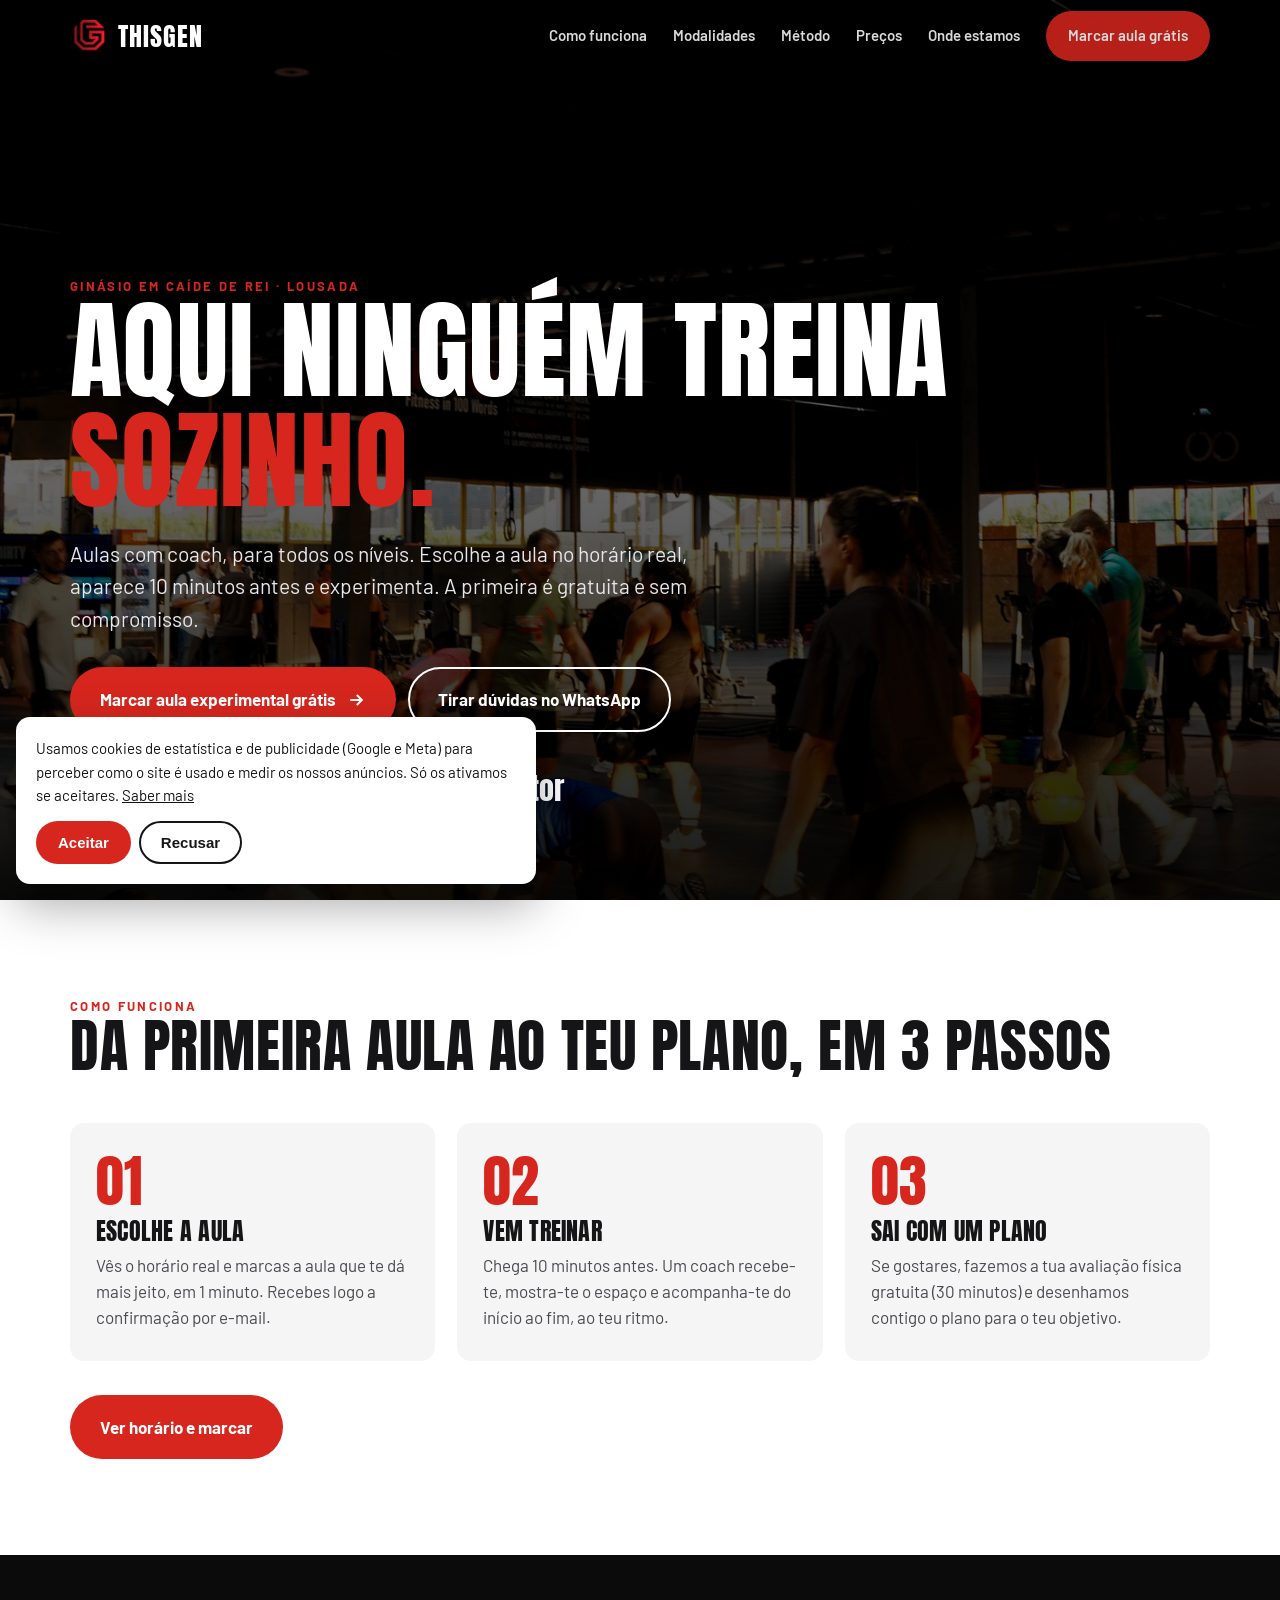
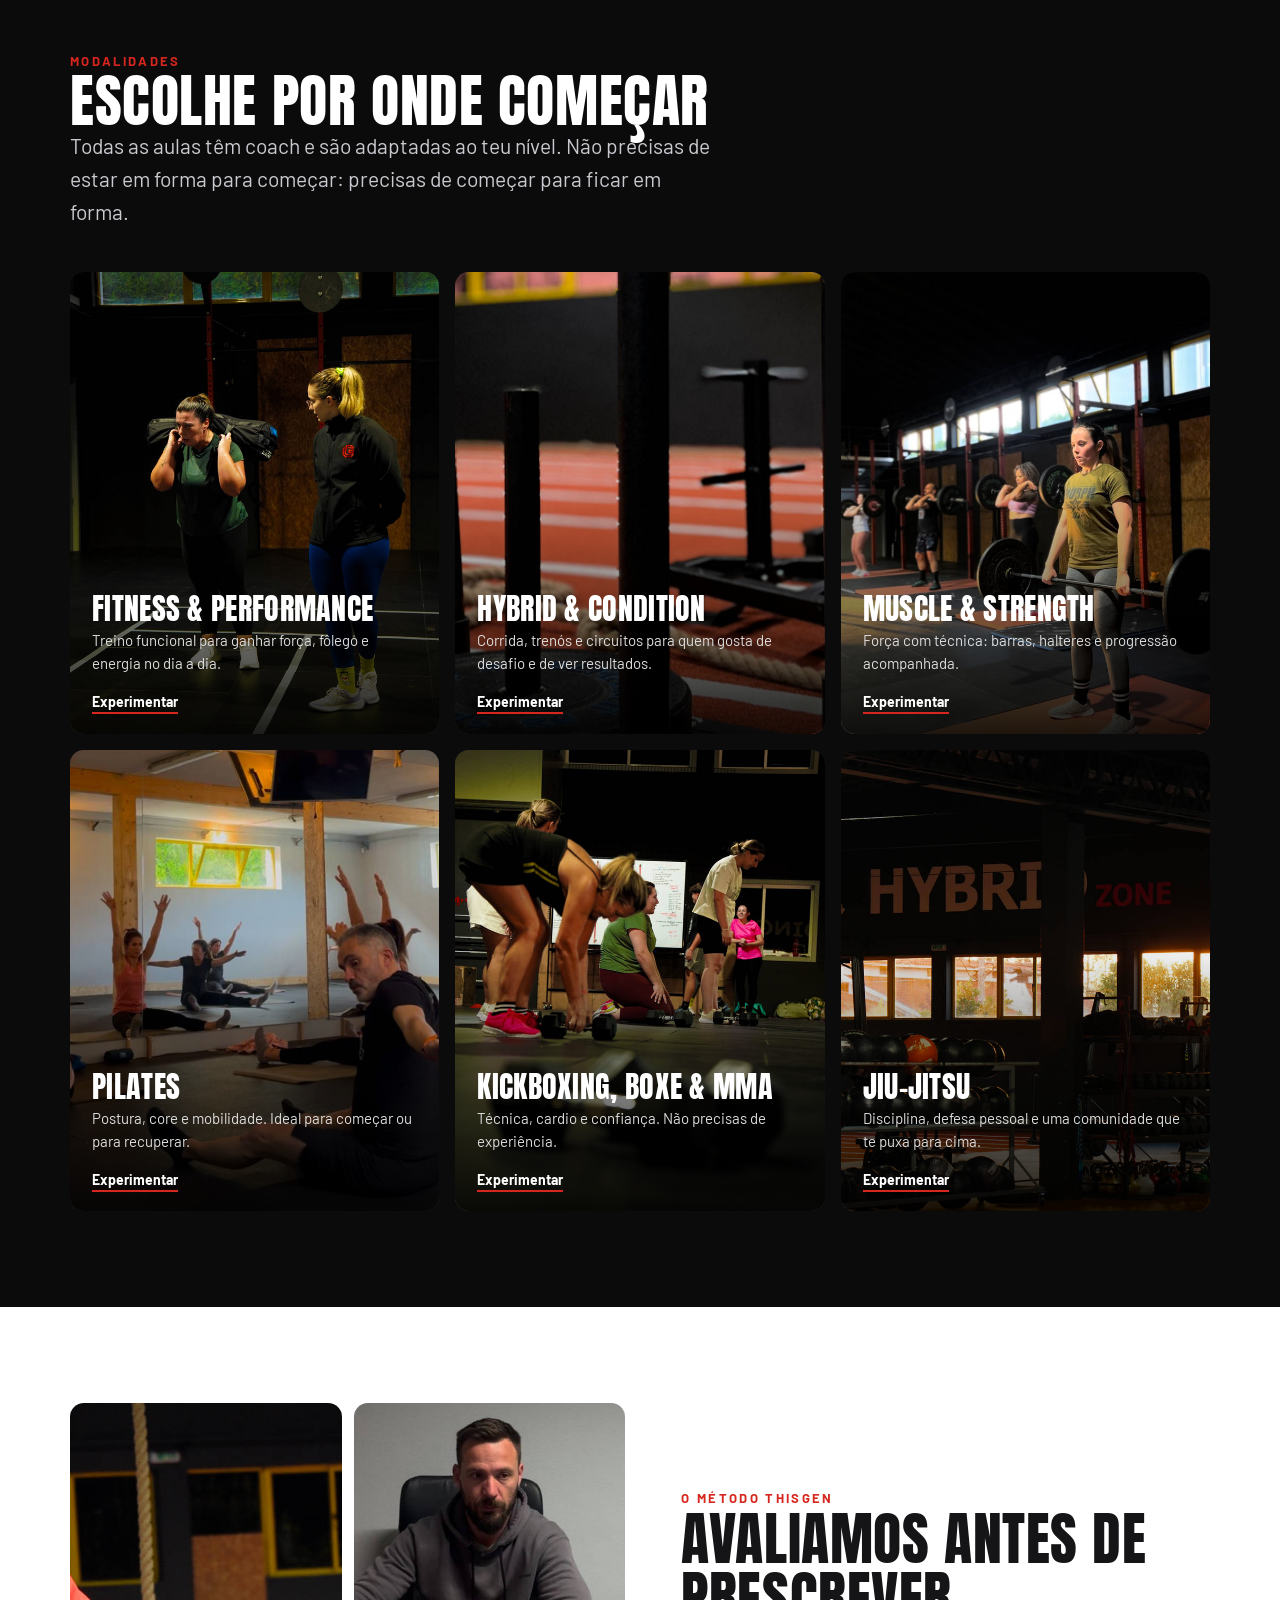
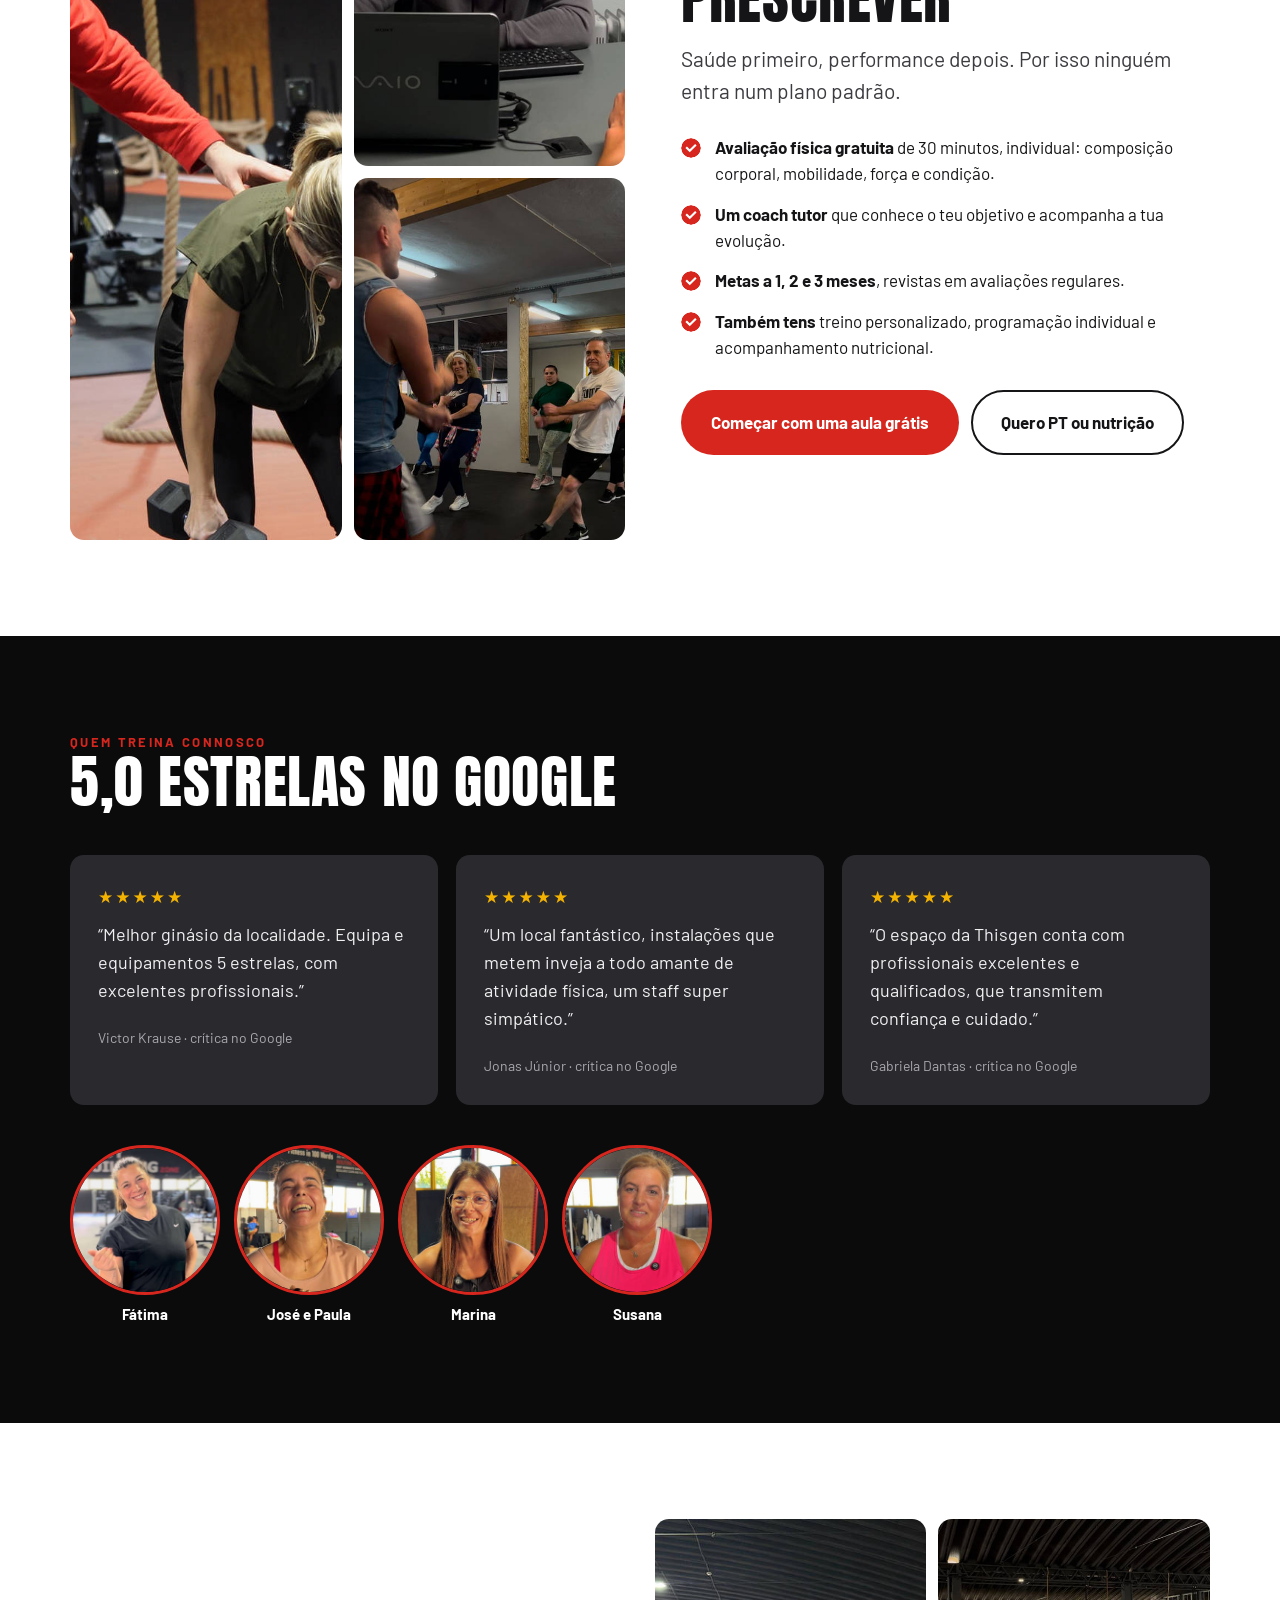
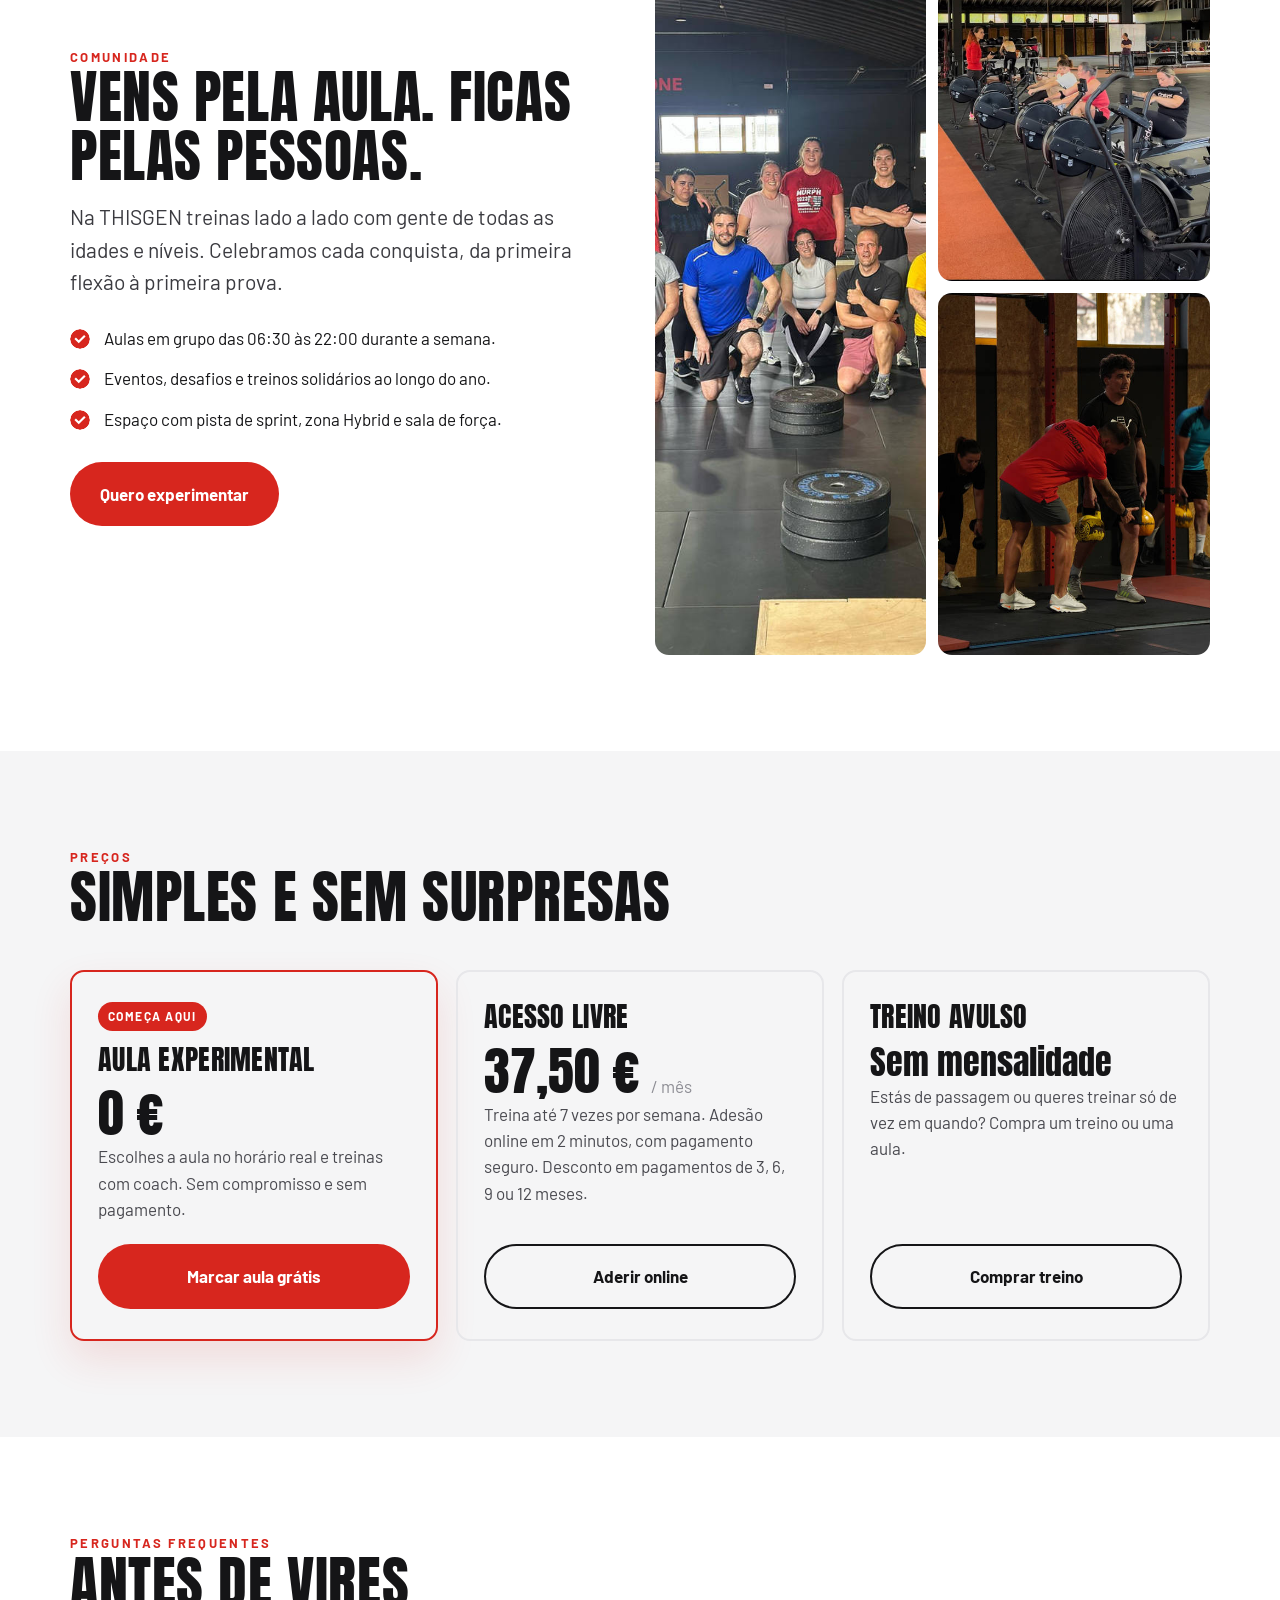
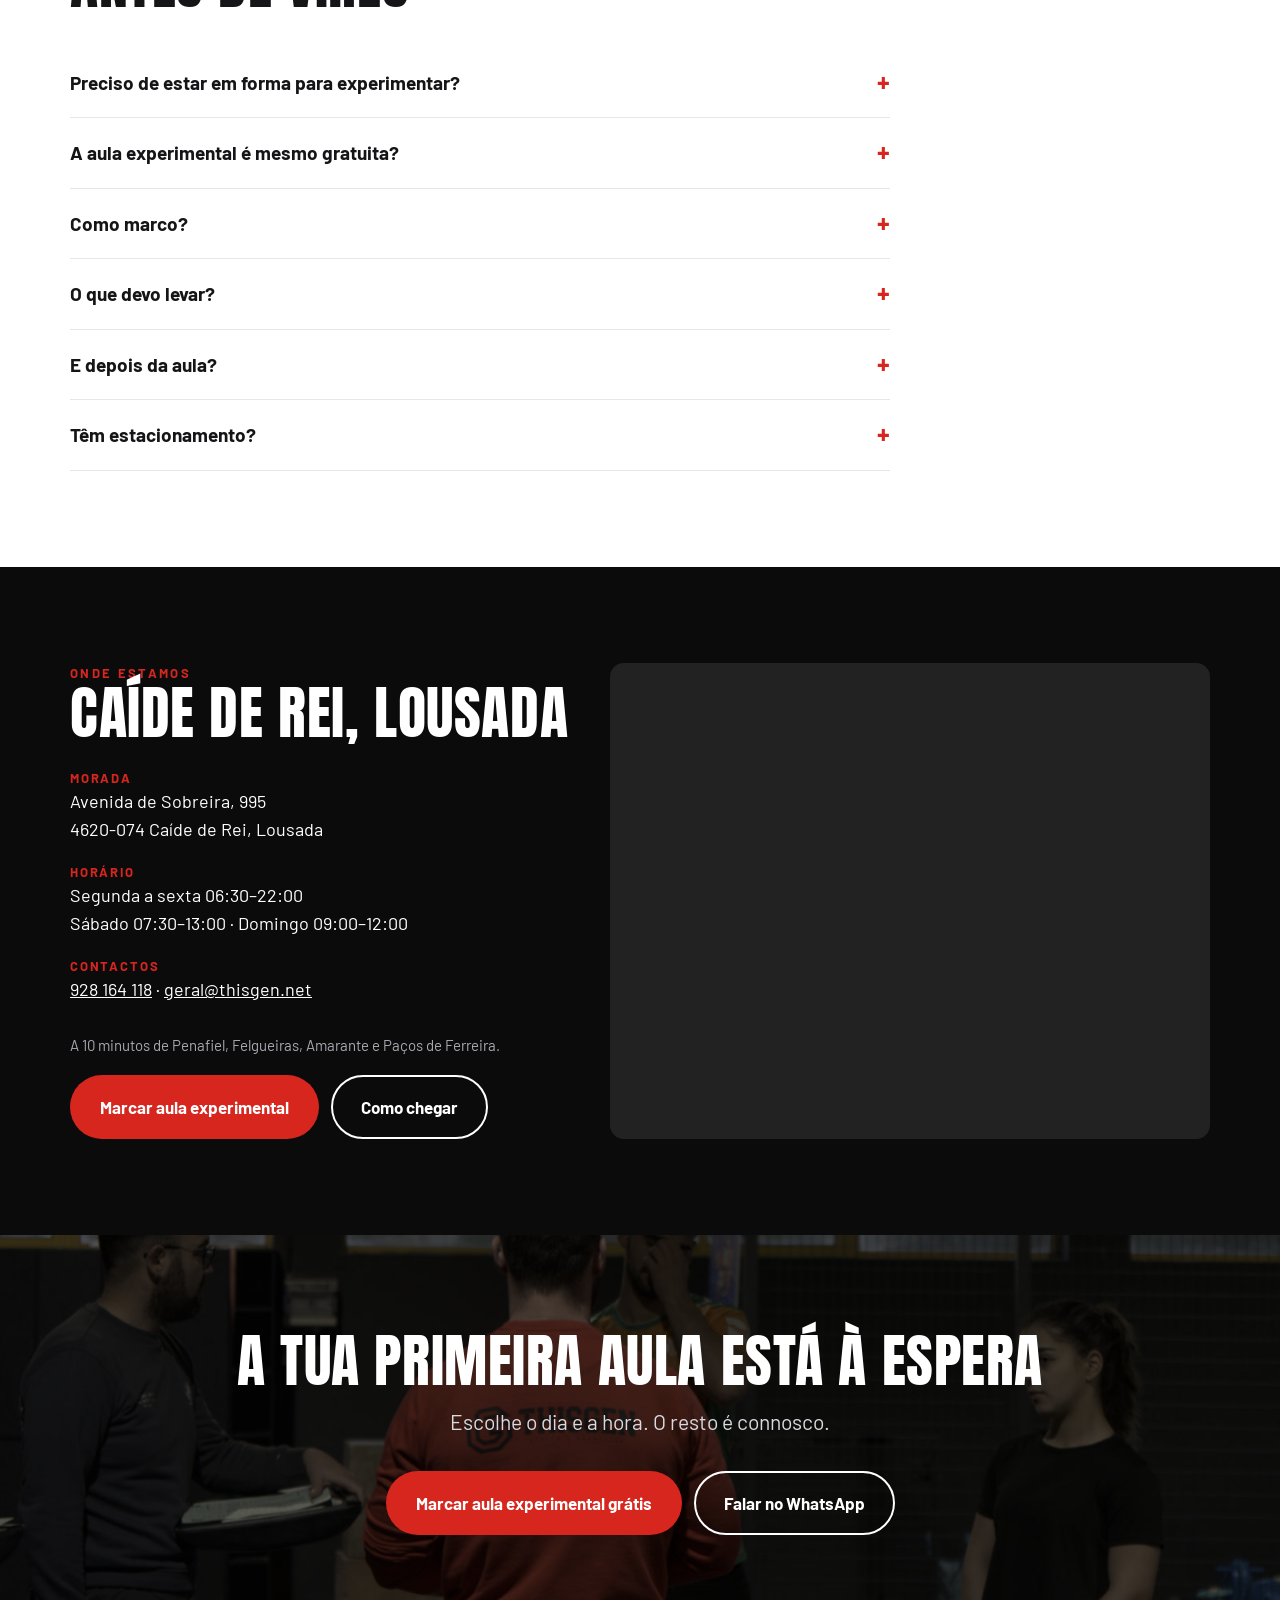
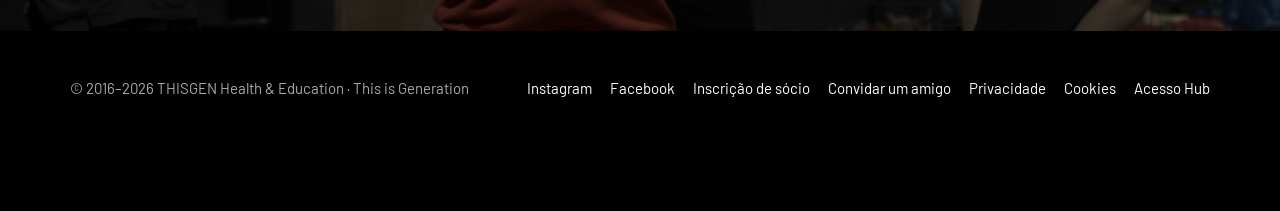
<file: index.html>
<!doctype html>
<html lang="pt-PT">
<head>
<meta charset="utf-8">
<meta name="viewport" content="width=device-width,initial-scale=1,viewport-fit=cover">
<title>THISGEN | Ginásio e Centro de Treino em Lousada · Aula experimental gratuita</title>
<meta name="description" content="Centro de treino em Caíde de Rei, Lousada. Treino funcional, força, Hybrid, Pilates e artes marciais, sempre com coach. Marca a tua aula experimental gratuita.">
<link rel="canonical" href="https://www.thisgen.net/">
<meta name="theme-color" content="#0b0b0c">
<meta property="og:type" content="website">
<meta property="og:locale" content="pt_PT">
<meta property="og:title" content="THISGEN · Ginásio em Lousada · Aula experimental gratuita">
<meta property="og:description" content="Treino com coach, para todos os níveis. Escolhe a aula no horário real e vem experimentar.">
<meta property="og:url" content="https://www.thisgen.net/">
<meta property="og:image" content="https://www.thisgen.net/img/og-thisgen.jpg">
<link rel="icon" href="img/logo-64.png">
<link rel="preconnect" href="https://fonts.googleapis.com">
<link rel="preconnect" href="https://fonts.gstatic.com" crossorigin>
<link href="https://fonts.googleapis.com/css2?family=Anton&family=Barlow:wght@400;600;700&display=swap" rel="stylesheet">
<link rel="stylesheet" href="styles.css?v=2">
<script type="application/ld+json">
{"@context":"https://schema.org","@type":"ExerciseGym","name":"THISGEN Health & Education","url":"https://www.thisgen.net/",
"image":"https://www.thisgen.net/img/aula-de-grupo-thisgen-1600.jpg","telephone":"+351928164118","email":"geral@thisgen.net",
"address":{"@type":"PostalAddress","streetAddress":"Avenida de Sobreira, 995","addressLocality":"Caíde de Rei, Lousada","postalCode":"4620-074","addressCountry":"PT"},
"geo":{"@type":"GeoCoordinates","latitude":41.2682435,"longitude":-8.21108},
"openingHoursSpecification":[
{"@type":"OpeningHoursSpecification","dayOfWeek":["Monday","Tuesday","Wednesday","Thursday","Friday"],"opens":"06:30","closes":"22:00"},
{"@type":"OpeningHoursSpecification","dayOfWeek":"Saturday","opens":"07:30","closes":"13:00"},
{"@type":"OpeningHoursSpecification","dayOfWeek":"Sunday","opens":"09:00","closes":"12:00"}],
"areaServed":["Lousada","Penafiel","Felgueiras","Amarante","Paços de Ferreira"],
"sameAs":["https://www.instagram.com/cfg.thisgen/","https://www.facebook.com/CFGeneration/","https://www.tiktok.com/@cfg_this_is_generation"]}
</script>
</head>
<body>

<header class="top" id="top">
  <div class="wrap">
    <a class="brand" href="#" aria-label="THISGEN, início">
      <img src="img/logo-80.png" alt="" width="38" height="38">
      <span>THISGEN</span>
    </a>
    <nav class="nav" aria-label="Principal">
      <a href="#como">Como funciona</a>
      <a href="#modalidades">Modalidades</a>
      <a href="#metodo">Método</a>
      <a href="#precos">Preços</a>
      <a href="#visita">Onde estamos</a>
      <a class="btn btn-red btn-sm" data-cta="header" href="https://www.regibox.pt/php8/admin/modulos/crm/site_integrations/aula_experimental.php?id_box=128&amp;id_int=10&amp;acs=f15c6924e0f9ec6c1772e7500d2b284e15f0a3cb457a1bb85a5b31007cb4c8ba&amp;lang=pt&amp;site=n" target="_blank" rel="noopener">Marcar aula grátis</a>
    </nav>
  </div>
</header>

<main>
<section class="hero">
  <img src="img/aula-de-grupo-thisgen-1600.jpg"
       srcset="img/aula-de-grupo-thisgen-800.jpg 800w,
               img/aula-de-grupo-thisgen-1600.jpg 1600w,
               img/aula-de-grupo-thisgen-2400.jpg 2400w"
       sizes="100vw" alt="Aula de grupo na THISGEN, em Lousada, com coach a acompanhar" fetchpriority="high">
  <div class="wrap">
    <p class="eyebrow">Ginásio em Caíde de Rei · Lousada</p>
    <h1>Aqui ninguém treina <em>sozinho.</em></h1>
    <p class="lead">Aulas com coach, para todos os níveis. Escolhe a aula no horário real, aparece 10 minutos antes e experimenta. A primeira é gratuita e sem compromisso.</p>
    <div class="cta-row">
      <a class="btn btn-red" data-cta="hero" href="https://www.regibox.pt/php8/admin/modulos/crm/site_integrations/aula_experimental.php?id_box=128&amp;id_int=10&amp;acs=f15c6924e0f9ec6c1772e7500d2b284e15f0a3cb457a1bb85a5b31007cb4c8ba&amp;lang=pt&amp;site=n" target="_blank" rel="noopener">Marcar aula experimental grátis
        <svg viewBox="0 0 24 24" fill="none" stroke="currentColor" stroke-width="2.4"><path d="M5 12h14M13 6l6 6-6 6"/></svg></a>
      <a class="btn btn-ghost" data-cta="hero-whatsapp" href="https://wa.me/351928164118?text=Ol%C3%A1!%20Vi%20o%20site%20da%20THISGEN%20e%20tenho%20uma%20d%C3%BAvida%20sobre%20a%20aula%20experimental" target="_blank" rel="noopener">Tirar dúvidas no WhatsApp</a>
    </div>
    <div class="proof">
      <div><b><span class="stars">★★★★★</span></b>5,0 no Google</div>
      <div><b>Desde 2016</b>a treinar Lousada</div>
      <div><b>1 coach tutor</b>para cada atleta</div>
    </div>
  </div>
</section>

<section id="como">
  <div class="wrap">
    <p class="eyebrow">Como funciona</p>
    <h2>Da primeira aula ao teu plano, em 3 passos</h2>
    <div class="steps">
      <div class="step reveal"><div class="n">01</div><h3>Escolhe a aula</h3><p>Vês o horário real e marcas a aula que te dá mais jeito, em 1 minuto. Recebes logo a confirmação por e-mail.</p></div>
      <div class="step reveal"><div class="n">02</div><h3>Vem treinar</h3><p>Chega 10 minutos antes. Um coach recebe-te, mostra-te o espaço e acompanha-te do início ao fim, ao teu ritmo.</p></div>
      <div class="step reveal"><div class="n">03</div><h3>Sai com um plano</h3><p>Se gostares, fazemos a tua avaliação física gratuita (30 minutos) e desenhamos contigo o plano para o teu objetivo.</p></div>
    </div>
    <p style="margin-top:34px"><a class="btn btn-red" data-cta="como" href="https://www.regibox.pt/php8/admin/modulos/crm/site_integrations/aula_experimental.php?id_box=128&amp;id_int=10&amp;acs=f15c6924e0f9ec6c1772e7500d2b284e15f0a3cb457a1bb85a5b31007cb4c8ba&amp;lang=pt&amp;site=n" target="_blank" rel="noopener">Ver horário e marcar</a></p>
  </div>
</section>

<section id="modalidades" class="dark">
  <div class="wrap">
    <p class="eyebrow">Modalidades</p>
    <h2>Escolhe por onde começar</h2>
    <p class="lead">Todas as aulas têm coach e são adaptadas ao teu nível. Não precisas de estar em forma para começar: precisas de começar para ficar em forma.</p>
    <div class="mods">
      <a class="mod reveal" data-cta="mod-fp" href="https://www.regibox.pt/php8/admin/modulos/crm/site_integrations/aula_experimental.php?id_box=128&amp;id_int=10&amp;acs=f15c6924e0f9ec6c1772e7500d2b284e15f0a3cb457a1bb85a5b31007cb4c8ba&amp;lang=pt&amp;site=n" target="_blank" rel="noopener">
        <img loading="lazy" src="img/fitness-performance-700.jpg" alt="Atletas a treinar com sacos de areia na aula Fitness & Performance">
        <div><h3>Fitness &amp; Performance</h3><p>Treino funcional para ganhar força, fôlego e energia no dia a dia.</p><span>Experimentar</span></div></a>
      <a class="mod reveal" data-cta="mod-hybrid" href="https://www.regibox.pt/php8/admin/modulos/crm/site_integrations/aula_experimental.php?id_box=128&amp;id_int=10&amp;acs=f15c6924e0f9ec6c1772e7500d2b284e15f0a3cb457a1bb85a5b31007cb4c8ba&amp;lang=pt&amp;site=n" target="_blank" rel="noopener">
        <img loading="lazy" src="img/hybrid-700.jpg" alt="Pista de sprint e trenós da zona Hybrid">
        <div><h3>Hybrid &amp; Condition</h3><p>Corrida, trenós e circuitos para quem gosta de desafio e de ver resultados.</p><span>Experimentar</span></div></a>
      <a class="mod reveal" data-cta="mod-forca" href="https://www.regibox.pt/php8/admin/modulos/crm/site_integrations/aula_experimental.php?id_box=128&amp;id_int=10&amp;acs=f15c6924e0f9ec6c1772e7500d2b284e15f0a3cb457a1bb85a5b31007cb4c8ba&amp;lang=pt&amp;site=n" target="_blank" rel="noopener">
        <img loading="lazy" src="img/forca-700.jpg" alt="Atleta a fazer peso morto com barra">
        <div><h3>Muscle &amp; Strength</h3><p>Força com técnica: barras, halteres e progressão acompanhada.</p><span>Experimentar</span></div></a>
      <a class="mod reveal" data-cta="mod-pilates" href="https://www.regibox.pt/php8/admin/modulos/crm/site_integrations/aula_experimental.php?id_box=128&amp;id_int=10&amp;acs=f15c6924e0f9ec6c1772e7500d2b284e15f0a3cb457a1bb85a5b31007cb4c8ba&amp;lang=pt&amp;site=n" target="_blank" rel="noopener">
        <img loading="lazy" src="img/pilates-700.jpg" alt="Aula de Pilates e mobilidade na THISGEN">
        <div><h3>Pilates</h3><p>Postura, core e mobilidade. Ideal para começar ou para recuperar.</p><span>Experimentar</span></div></a>
      <a class="mod reveal" data-cta="mod-combate" href="https://www.regibox.pt/php8/admin/modulos/crm/site_integrations/aula_experimental.php?id_box=128&amp;id_int=10&amp;acs=f15c6924e0f9ec6c1772e7500d2b284e15f0a3cb457a1bb85a5b31007cb4c8ba&amp;lang=pt&amp;site=n" target="_blank" rel="noopener">
        <img loading="lazy" src="img/combate-700.jpg" alt="Atletas a treinar em grupo">
        <div><h3>Kickboxing, Boxe &amp; MMA</h3><p>Técnica, cardio e confiança. Não precisas de experiência.</p><span>Experimentar</span></div></a>
      <a class="mod reveal" data-cta="mod-jj" href="https://www.regibox.pt/php8/admin/modulos/crm/site_integrations/aula_experimental.php?id_box=128&amp;id_int=10&amp;acs=f15c6924e0f9ec6c1772e7500d2b284e15f0a3cb457a1bb85a5b31007cb4c8ba&amp;lang=pt&amp;site=n" target="_blank" rel="noopener">
        <img loading="lazy" src="img/jiu-jitsu-700.jpg" alt="Sala de treino da THISGEN">
        <div><h3>Jiu-Jitsu</h3><p>Disciplina, defesa pessoal e uma comunidade que te puxa para cima.</p><span>Experimentar</span></div></a>
    </div>
  </div>
</section>

<section id="metodo">
  <div class="wrap split">
    <div class="pics">
      <img loading="lazy" src="img/coach-a-corrigir-700.jpg" alt="Coach da THISGEN a corrigir a técnica de uma atleta">
      <img loading="lazy" src="img/avaliacao-500.jpg" alt="Avaliação física individual com um coach">
      <img loading="lazy" src="img/acompanhamento-500.jpg" alt="Coach a acompanhar uma atleta no treino">
    </div>
    <div>
      <p class="eyebrow">O método THISGEN</p>
      <h2>Avaliamos antes de prescrever</h2>
      <p class="lead" style="margin-top:16px">Saúde primeiro, performance depois. Por isso ninguém entra num plano padrão.</p>
      <ul class="ticks">
        <li><b>Avaliação física gratuita</b> de 30 minutos, individual: composição corporal, mobilidade, força e condição.</li>
        <li><b>Um coach tutor</b> que conhece o teu objetivo e acompanha a tua evolução.</li>
        <li><b>Metas a 1, 2 e 3 meses</b>, revistas em avaliações regulares.</li>
        <li><b>Também tens</b> treino personalizado, programação individual e acompanhamento nutricional.</li>
      </ul>
      <div class="cta-row">
        <a class="btn btn-red" data-cta="metodo" href="https://www.regibox.pt/php8/admin/modulos/crm/site_integrations/aula_experimental.php?id_box=128&amp;id_int=10&amp;acs=f15c6924e0f9ec6c1772e7500d2b284e15f0a3cb457a1bb85a5b31007cb4c8ba&amp;lang=pt&amp;site=n" target="_blank" rel="noopener">Começar com uma aula grátis</a>
        <a class="btn btn-ghost" data-cta="metodo-pt" href="https://www.regibox.pt/php8/admin/modulos/crm/site_integrations/pedir_contacto.php?id_box=128&amp;id_int=11&amp;acs=44d261982a29f2a2f7310cb7a2203ab0c07720f4bb4cc9056ffe41d07372237a&amp;lang=pt&amp;site=n" target="_blank" rel="noopener">Quero PT ou nutrição</a>
      </div>
    </div>
  </div>
</section>

<section id="opinioes" class="dark">
  <div class="wrap">
    <p class="eyebrow">Quem treina connosco</p>
    <h2>5,0 estrelas no Google</h2>
    <div class="reviews">
      <figure class="review reveal"><span class="stars">★★★★★</span><p>“Melhor ginásio da localidade. Equipa e equipamentos 5 estrelas, com excelentes profissionais.”</p><small>Victor Krause · crítica no Google</small></figure>
      <figure class="review reveal"><span class="stars">★★★★★</span><p>“Um local fantástico, instalações que metem inveja a todo amante de atividade física, um staff super simpático.”</p><small>Jonas Júnior · crítica no Google</small></figure>
      <figure class="review reveal"><span class="stars">★★★★★</span><p>“O espaço da Thisgen conta com profissionais excelentes e qualificados, que transmitem confiança e cuidado.”</p><small>Gabriela Dantas · crítica no Google</small></figure>
    </div>
    <div class="faces">
      <figure><img loading="lazy" src="img/fatima-300.jpg" alt="Fátima, atleta da THISGEN"><figcaption>Fátima</figcaption></figure>
      <figure><img loading="lazy" src="img/jose-paula-300.jpg" alt="José e Paula, atletas da THISGEN"><figcaption>José e Paula</figcaption></figure>
      <figure><img loading="lazy" src="img/marina-300.jpg" alt="Marina, atleta da THISGEN"><figcaption>Marina</figcaption></figure>
      <figure><img loading="lazy" src="img/susana-300.jpg" alt="Susana Ribeiro, atleta da THISGEN"><figcaption>Susana</figcaption></figure>
    </div>
  </div>
</section>

<section id="comunidade">
  <div class="wrap split rev">
    <div>
      <p class="eyebrow">Comunidade</p>
      <h2>Vens pela aula. Ficas pelas pessoas.</h2>
      <p class="lead" style="margin-top:16px">Na THISGEN treinas lado a lado com gente de todas as idades e níveis. Celebramos cada conquista, da primeira flexão à primeira prova.</p>
      <ul class="ticks">
        <li>Aulas em grupo das 06:30 às 22:00 durante a semana.</li>
        <li>Eventos, desafios e treinos solidários ao longo do ano.</li>
        <li>Espaço com pista de sprint, zona Hybrid e sala de força.</li>
      </ul>
      <a class="btn btn-red" data-cta="comunidade" href="https://www.regibox.pt/php8/admin/modulos/crm/site_integrations/aula_experimental.php?id_box=128&amp;id_int=10&amp;acs=f15c6924e0f9ec6c1772e7500d2b284e15f0a3cb457a1bb85a5b31007cb4c8ba&amp;lang=pt&amp;site=n" target="_blank" rel="noopener">Quero experimentar</a>
    </div>
    <div class="pics">
      <img loading="lazy" src="img/comunidade-700.jpg" alt="Grupo de atletas da THISGEN depois do treino">
      <img loading="lazy" src="img/remo-500.jpg" alt="Aula com remos e bicicletas">
      <img loading="lazy" src="img/kettlebell-500.jpg" alt="Coach a orientar treino com kettlebell">
    </div>
  </div>
</section>

<section id="precos" style="background:var(--soft)">
  <div class="wrap">
    <p class="eyebrow">Preços</p>
    <h2>Simples e sem surpresas</h2>
    <div class="prices">
      <div class="price hl reveal">
        <span class="tag">Começa aqui</span>
        <h3>Aula experimental</h3>
        <div class="val">0 €</div>
        <p>Escolhes a aula no horário real e treinas com coach. Sem compromisso e sem pagamento.</p>
        <a class="btn btn-red" data-cta="preco-exp" href="https://www.regibox.pt/php8/admin/modulos/crm/site_integrations/aula_experimental.php?id_box=128&amp;id_int=10&amp;acs=f15c6924e0f9ec6c1772e7500d2b284e15f0a3cb457a1bb85a5b31007cb4c8ba&amp;lang=pt&amp;site=n" target="_blank" rel="noopener">Marcar aula grátis</a>
      </div>
      <div class="price reveal">
        <h3>Acesso livre</h3>
        <div class="val">37,50 € <small>/ mês</small></div>
        <p>Treina até 7 vezes por semana. Adesão online em 2 minutos, com pagamento seguro. Desconto em pagamentos de 3, 6, 9 ou 12 meses.</p>
        <a class="btn btn-ghost" style="color:var(--ink)" data-cta="preco-acesso" href="https://www.regibox.pt/php8/admin/modulos/crm/site_integrations/comprar_plano.php?id_box=128&amp;id_int=6&amp;acs=54a3d65a79a2bb9dfac46674db48dd4f11786a49eb2cea528522431a088a3af9&amp;lang=pt&amp;site=n" target="_blank" rel="noopener">Aderir online</a>
      </div>
      <div class="price reveal">
        <h3>Treino avulso</h3>
        <div class="val txt">Sem mensalidade</div>
        <p>Estás de passagem ou queres treinar só de vez em quando? Compra um treino ou uma aula.</p>
        <a class="btn btn-ghost" style="color:var(--ink)" data-cta="preco-avulso" href="https://www.regibox.pt/php8/admin/modulos/crm/site_integrations/aula_avulso.php?id_box=128&amp;id_int=7&amp;acs=9f10d49b616533cd9985a51809c80b22d8f3c48bd997ca81a182dc0fb3182c5c&amp;lang=pt&amp;site=n" target="_blank" rel="noopener">Comprar treino</a>
      </div>
    </div>
  </div>
</section>

<section id="faq">
  <div class="wrap">
    <p class="eyebrow">Perguntas frequentes</p>
    <h2>Antes de vires</h2>
    <div class="faq">
      <details><summary>Preciso de estar em forma para experimentar?</summary><p>Não. Todas as aulas têm coach e são adaptadas ao teu nível. A maioria dos nossos atletas começou do zero.</p></details>
      <details><summary>A aula experimental é mesmo gratuita?</summary><p>Sim. Marcas online, vens treinar e não pagas nada. Não há compromisso nem mensalidade associada.</p></details>
      <details><summary>Como marco?</summary><p>Carrega em “Marcar aula experimental”, escolhe o dia, a modalidade e a hora no horário real e preenche os teus dados. Recebes a confirmação por e-mail.</p></details>
      <details><summary>O que devo levar?</summary><p>Roupa confortável, ténis, uma garrafa de água e uma toalha. Chega 10 minutos antes para o coach te receber.</p></details>
      <details><summary>E depois da aula?</summary><p>Se gostares, marcamos a tua avaliação física gratuita de 30 minutos e desenhamos contigo o plano certo para o teu objetivo.</p></details>
      <details><summary>Têm estacionamento?</summary><p>Sim, há estacionamento junto ao centro de treino, com lugares acessíveis.</p></details>
    </div>
  </div>
</section>

<section id="visita" class="dark">
  <div class="wrap visit">
    <div>
      <p class="eyebrow">Onde estamos</p>
      <h2>Caíde de Rei, Lousada</h2>
      <dl>
        <div><dt>Morada</dt><dd>Avenida de Sobreira, 995<br>4620-074 Caíde de Rei, Lousada</dd></div>
        <div><dt>Horário</dt><dd>Segunda a sexta 06:30–22:00<br>Sábado 07:30–13:00 · Domingo 09:00–12:00</dd></div>
        <div><dt>Contactos</dt><dd><a href="tel:+351928164118">928 164 118</a> · <a href="mailto:geral@thisgen.net">geral@thisgen.net</a></dd></div>
      </dl>
      <p style="color:#a9a9b0;font-size:15px;margin-bottom:18px">A 10 minutos de Penafiel, Felgueiras, Amarante e Paços de Ferreira.</p>
      <div class="cta-row">
        <a class="btn btn-red" data-cta="visita" href="https://www.regibox.pt/php8/admin/modulos/crm/site_integrations/aula_experimental.php?id_box=128&amp;id_int=10&amp;acs=f15c6924e0f9ec6c1772e7500d2b284e15f0a3cb457a1bb85a5b31007cb4c8ba&amp;lang=pt&amp;site=n" target="_blank" rel="noopener">Marcar aula experimental</a>
        <a class="btn btn-ghost" data-cta="direcoes" href="https://www.google.com/maps/dir/?api=1&amp;destination=THISGEN+Health+%26+Education+Caide+de+Rei" target="_blank" rel="noopener">Como chegar</a>
      </div>
    </div>
    <div class="map" id="map" data-src="https://www.google.com/maps?q=41.2682435,-8.21108&amp;z=15&amp;output=embed">
      <noscript><a href="https://www.google.com/maps?q=41.2682435,-8.21108">Ver no mapa</a></noscript>
    </div>
  </div>
</section>

<section class="final">
  <img loading="lazy" src="img/coach-thisgen-1600.jpg" alt="">
  <div class="wrap">
    <h2>A tua primeira aula está à espera</h2>
    <p class="lead">Escolhe o dia e a hora. O resto é connosco.</p>
    <div class="cta-row">
      <a class="btn btn-red" data-cta="final" href="https://www.regibox.pt/php8/admin/modulos/crm/site_integrations/aula_experimental.php?id_box=128&amp;id_int=10&amp;acs=f15c6924e0f9ec6c1772e7500d2b284e15f0a3cb457a1bb85a5b31007cb4c8ba&amp;lang=pt&amp;site=n" target="_blank" rel="noopener">Marcar aula experimental grátis</a>
      <a class="btn btn-ghost" data-cta="final-whatsapp" href="https://wa.me/351928164118?text=Ol%C3%A1!%20Vi%20o%20site%20da%20THISGEN%20e%20tenho%20uma%20d%C3%BAvida%20sobre%20a%20aula%20experimental" target="_blank" rel="noopener">Falar no WhatsApp</a>
    </div>
  </div>
</section>
</main>

<footer>
  <div class="wrap">
    <div>© 2016–<span id="y">2026</span> THISGEN Health &amp; Education · This is Generation</div>
    <nav aria-label="Rodapé">
      <a href="https://www.instagram.com/cfg.thisgen/" target="_blank" rel="noopener">Instagram</a>
      <a href="https://www.facebook.com/CFGeneration/" target="_blank" rel="noopener">Facebook</a>
      <a href="https://www.regibox.pt/php8/admin/modulos/crm/site_integrations/novo_registo.php?id_box=128&amp;id_int=12&amp;acs=068cad2d51e9cd68721f7407c5f95ca6a651434114961a55f2bc5c786cc8a38e&amp;lang=pt&amp;site=n" target="_blank" rel="noopener" data-cta="footer-inscricao">Inscrição de sócio</a>
      <a href="convite.html">Convidar um amigo</a>
      <a href="privacidade.html">Privacidade</a>
      <a href="#" id="cookie-open">Cookies</a>
      <a href="https://thisgengroup.lovable.app/auth" rel="nofollow">Acesso Hub</a>
    </nav>
  </div>
</footer>

<div class="mbar" aria-label="Ações rápidas">
  <a class="btn btn-red" data-cta="mbar" href="https://www.regibox.pt/php8/admin/modulos/crm/site_integrations/aula_experimental.php?id_box=128&amp;id_int=10&amp;acs=f15c6924e0f9ec6c1772e7500d2b284e15f0a3cb457a1bb85a5b31007cb4c8ba&amp;lang=pt&amp;site=n" target="_blank" rel="noopener">Marcar aula grátis</a>
  <a class="btn btn-wa" data-cta="mbar-whatsapp" href="https://wa.me/351928164118?text=Ol%C3%A1!%20Vi%20o%20site%20da%20THISGEN%20e%20tenho%20uma%20d%C3%BAvida%20sobre%20a%20aula%20experimental" target="_blank" rel="noopener" aria-label="WhatsApp">
    <svg viewBox="0 0 24 24" fill="currentColor"><path d="M12 2a10 10 0 00-8.6 15.1L2 22l5-1.3A10 10 0 1012 2zm0 18.2a8.2 8.2 0 01-4.2-1.2l-.3-.2-3 .8.8-2.9-.2-.3A8.2 8.2 0 1112 20.2zm4.5-6.1c-.2-.1-1.5-.7-1.7-.8-.2-.1-.4-.1-.6.1l-.8 1c-.1.2-.3.2-.5.1a6.7 6.7 0 01-3.3-2.9c-.2-.4.2-.4.7-1.3.1-.2 0-.3 0-.4l-.8-1.8c-.2-.5-.4-.4-.6-.4h-.5a1 1 0 00-.7.3 3 3 0 00-.9 2.2 5.2 5.2 0 001.1 2.7 11.8 11.8 0 004.5 4c1.7.7 2.3.8 3.2.6.5-.1 1.5-.6 1.7-1.2.2-.6.2-1.1.2-1.2-.1-.1-.3-.2-.5-.3z"/></svg></a>
</div>

<div class="lead-pop" id="leadpop" role="dialog" aria-modal="true" aria-labelledby="leadpop-t" hidden>
  <div class="lead-pop__card">
    <button class="lead-pop__x" type="button" data-close aria-label="Fechar">&times;</button>
    <div class="lead-pop__img"><img src="img/fitness-performance-600.jpg" alt="Aula de grupo na THISGEN" loading="lazy"></div>
    <div class="lead-pop__body">
      <p class="eyebrow">Aula experimental grátis</p>
      <h2 id="leadpop-t">A tua primeira aula é por nossa conta</h2>
      <div class="lead-pop__form" id="leadpop-form"></div>
      <button class="lead-pop__no" type="button" data-close>Agora não</button>
    </div>
  </div>
</div>

<div class="cookie" id="cookie" role="dialog" aria-label="Cookies">
  <p>Usamos cookies de estatística e de publicidade (Google e Meta) para perceber como o site é usado e medir os nossos anúncios. Só os ativamos se aceitares. <a href="privacidade.html">Saber mais</a></p>
  <div class="cta-row">
    <button class="btn btn-red btn-sm" id="cookie-ok">Aceitar</button>
    <button class="btn btn-ghost btn-sm" id="cookie-no" style="color:var(--ink)">Recusar</button>
  </div>
</div>

<script src="main.js?v=3" defer></script>
<!-- Cloudflare Web Analytics (sem cookies) -->
<script defer src="https://static.cloudflareinsights.com/beacon.min.js" data-cf-beacon='{"token": "e3ec893c767c4276a78ac90bd50fad94"}'></script>
</body>
</html>
</file>
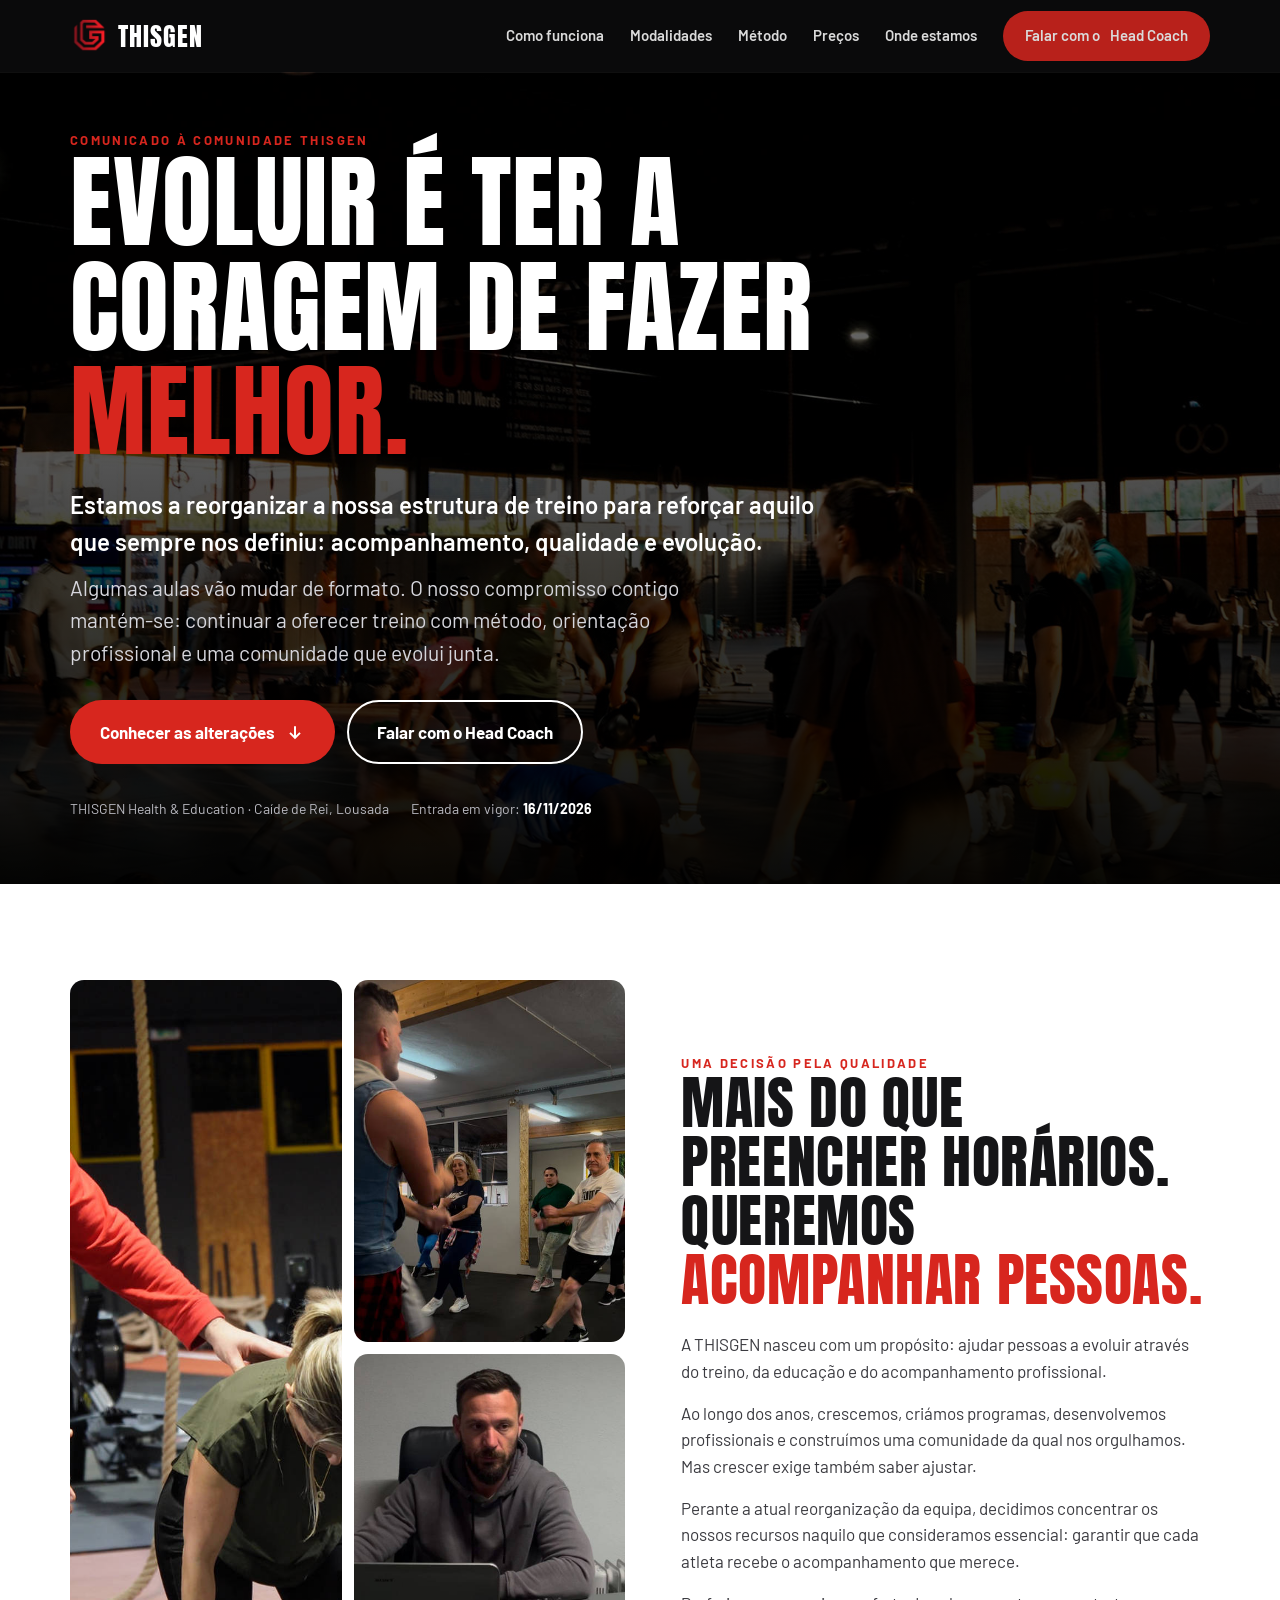
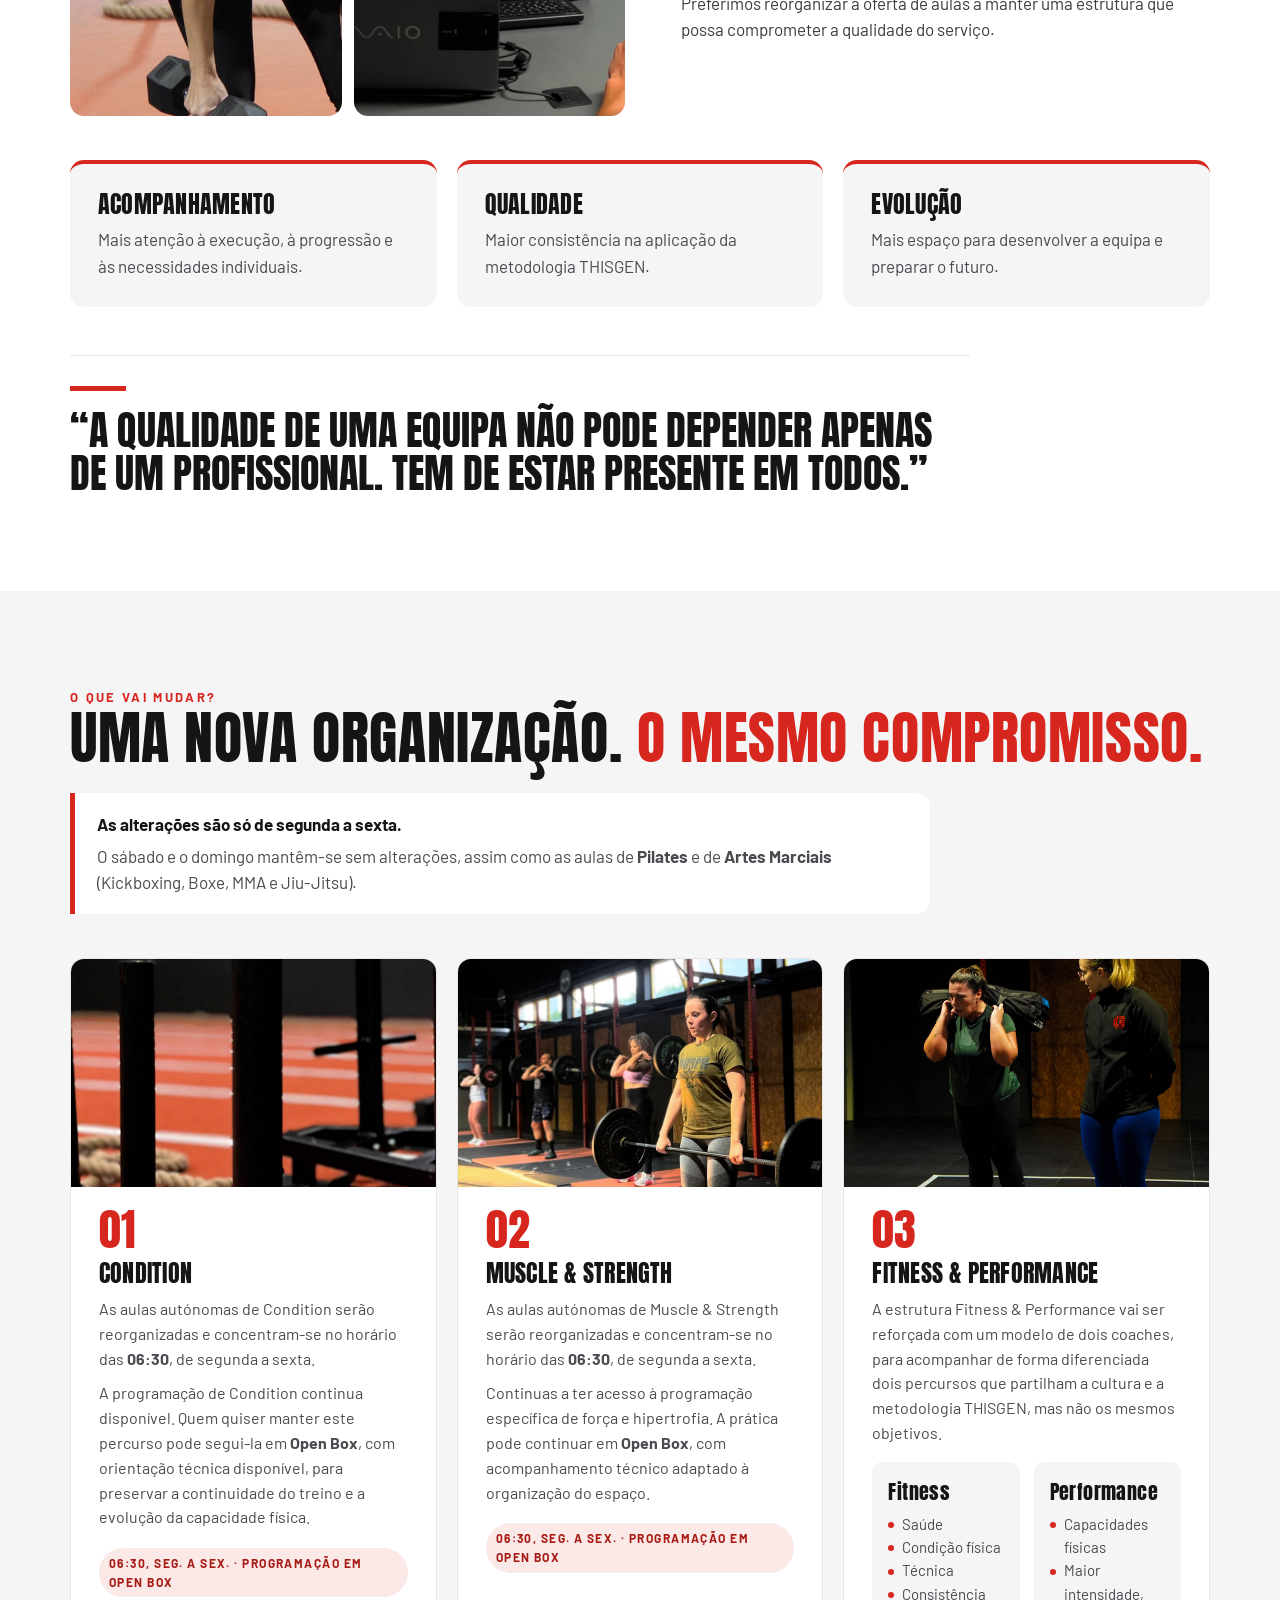
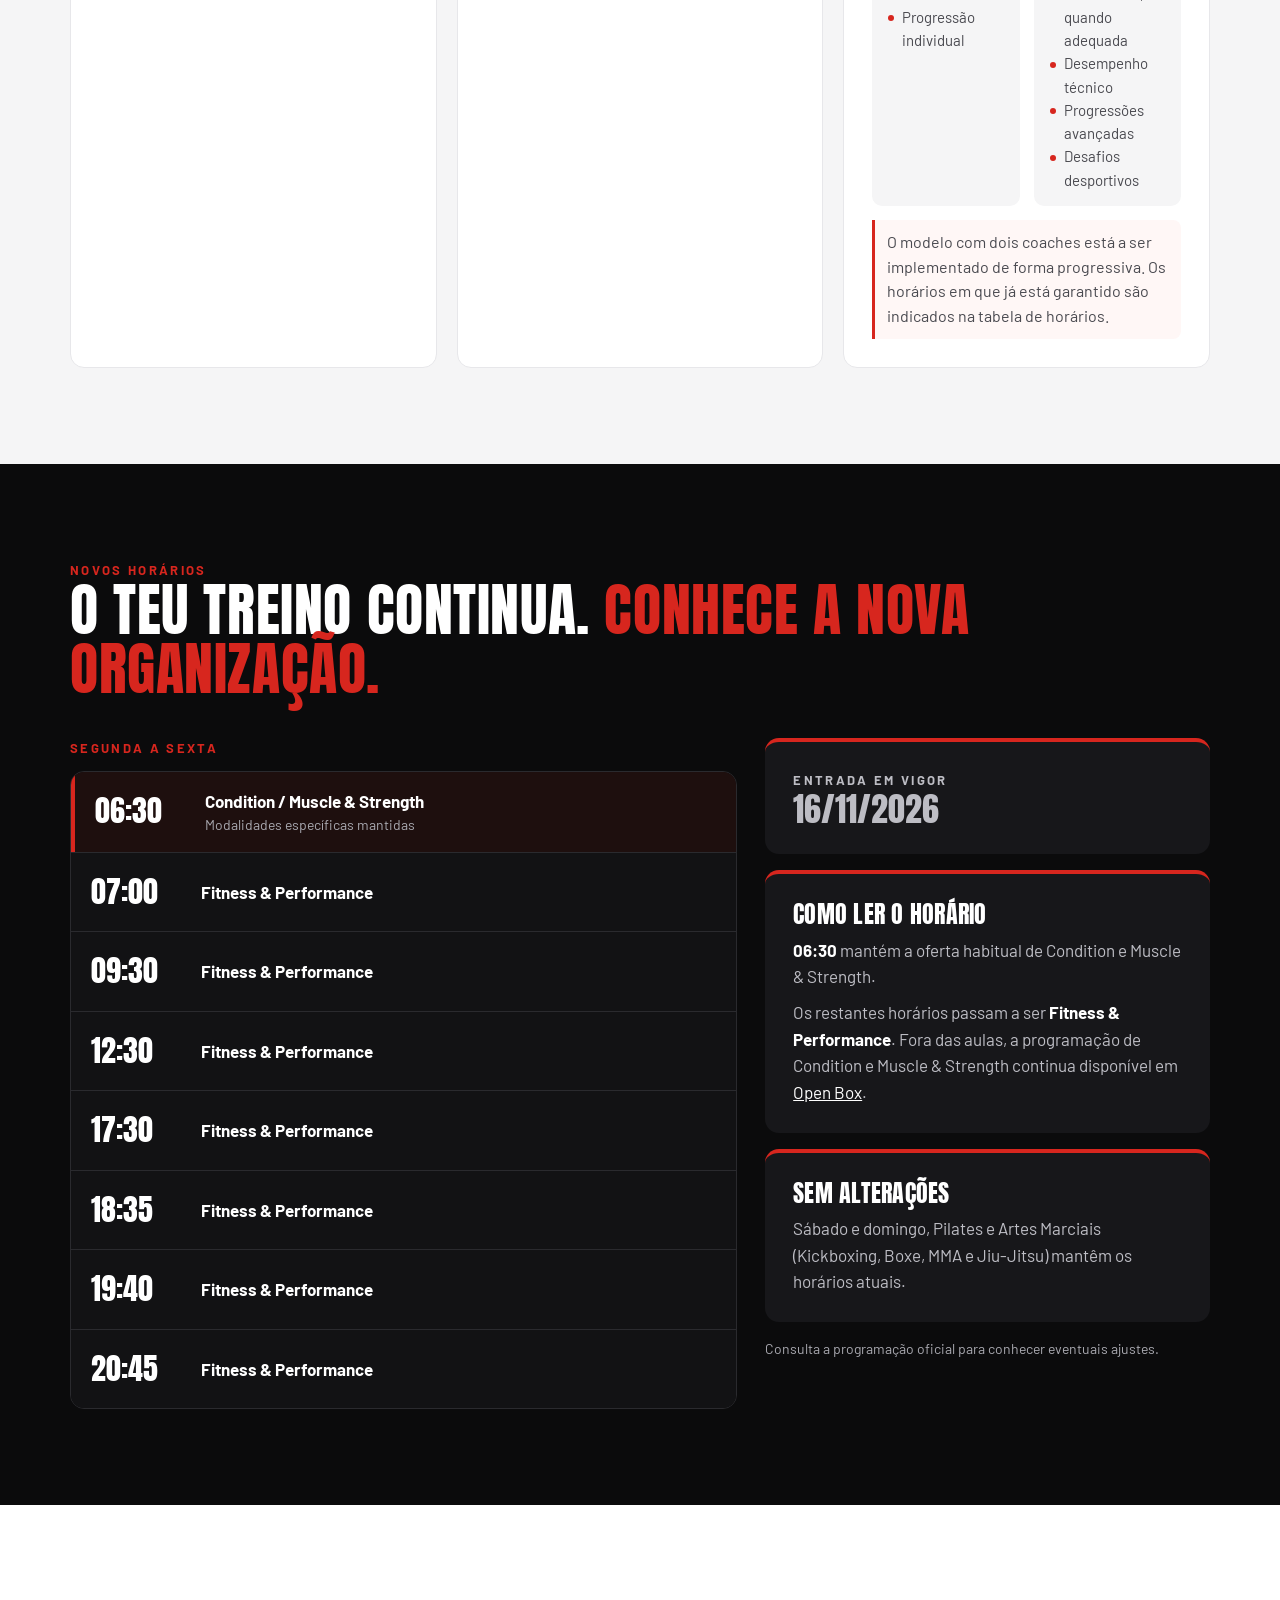
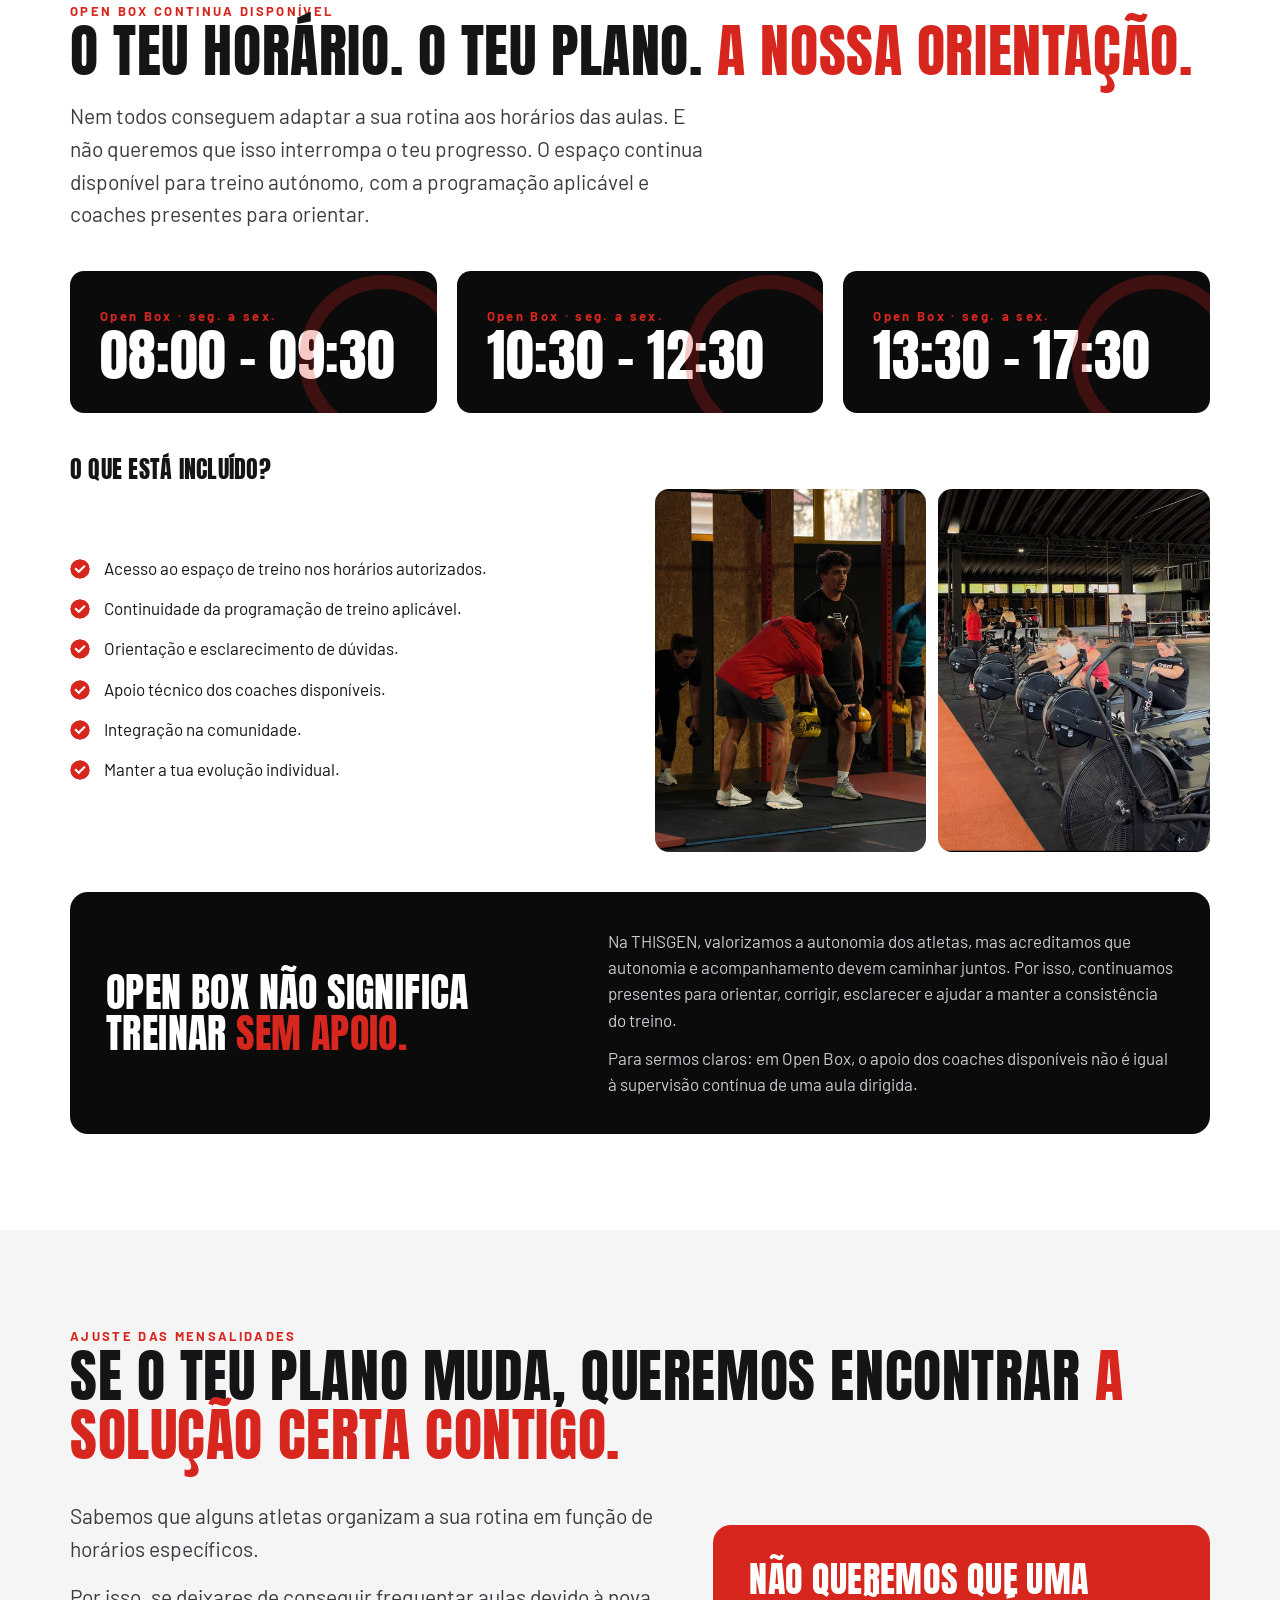
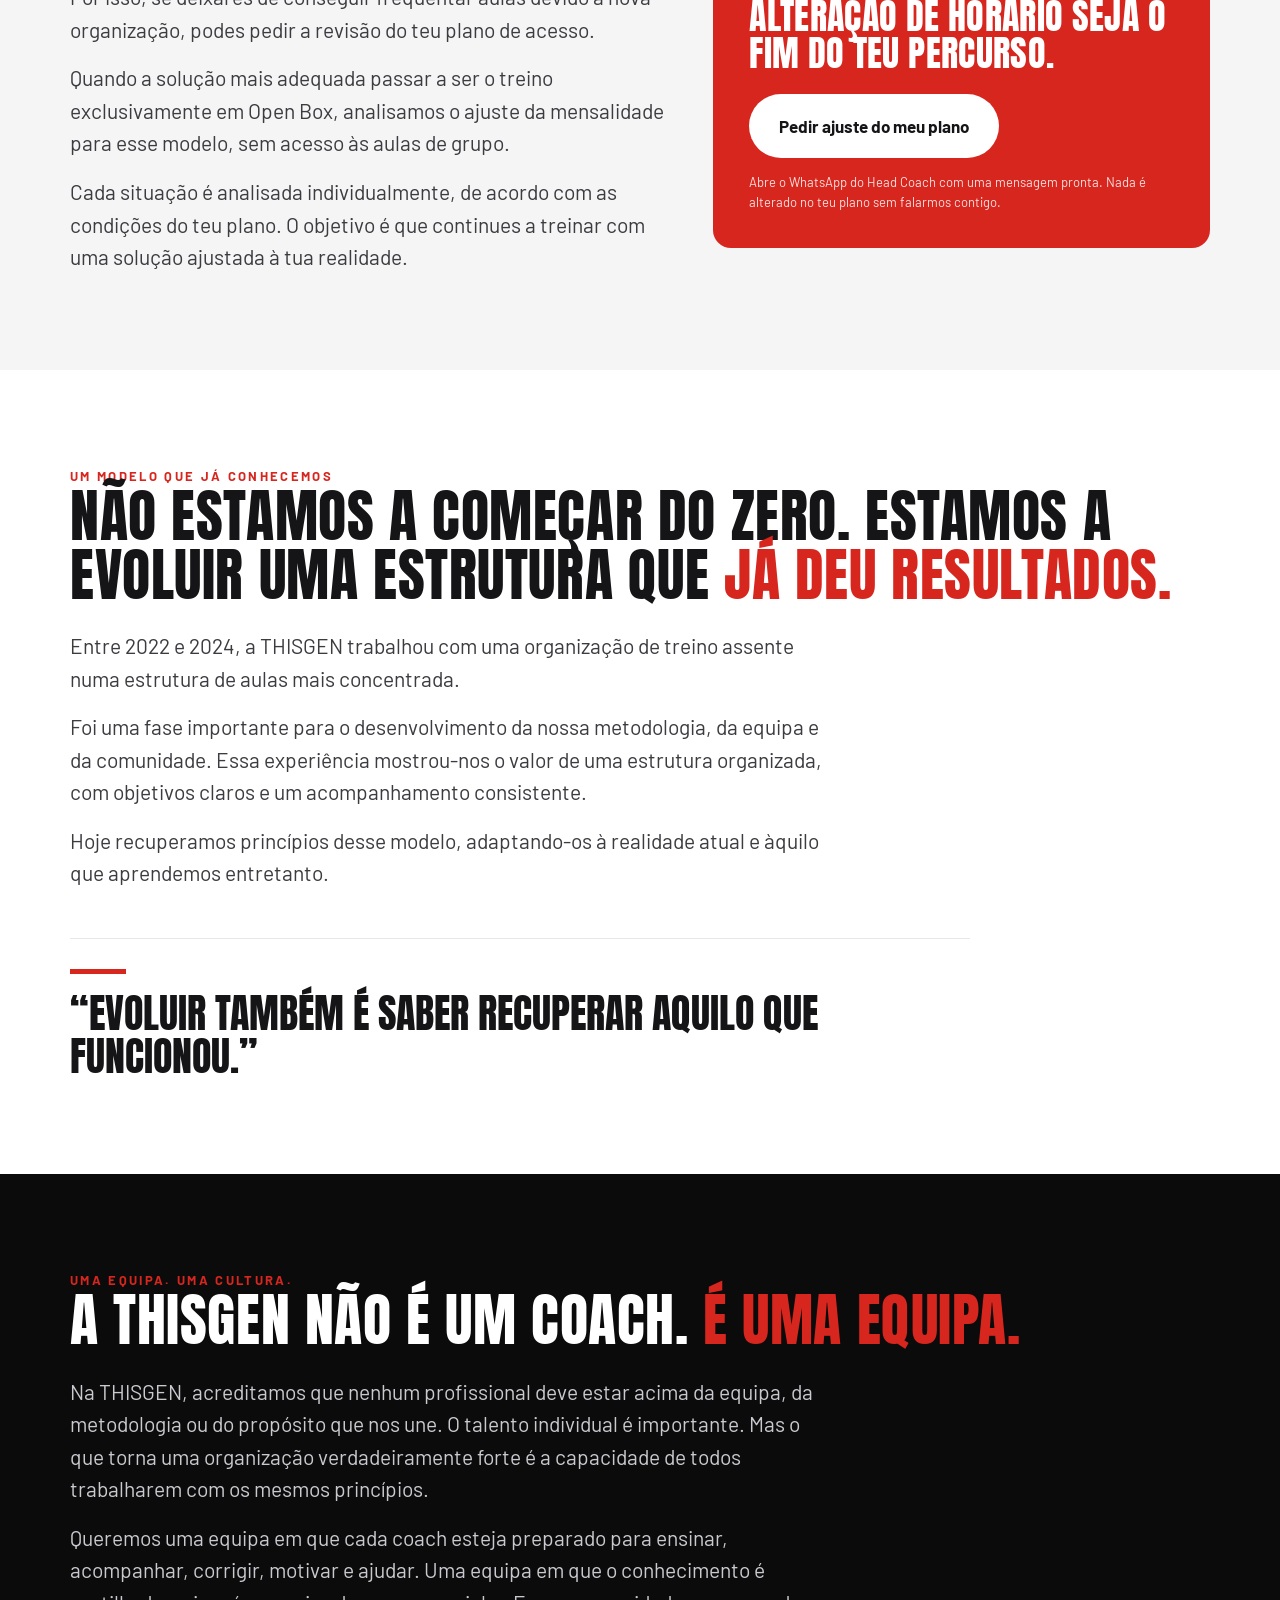
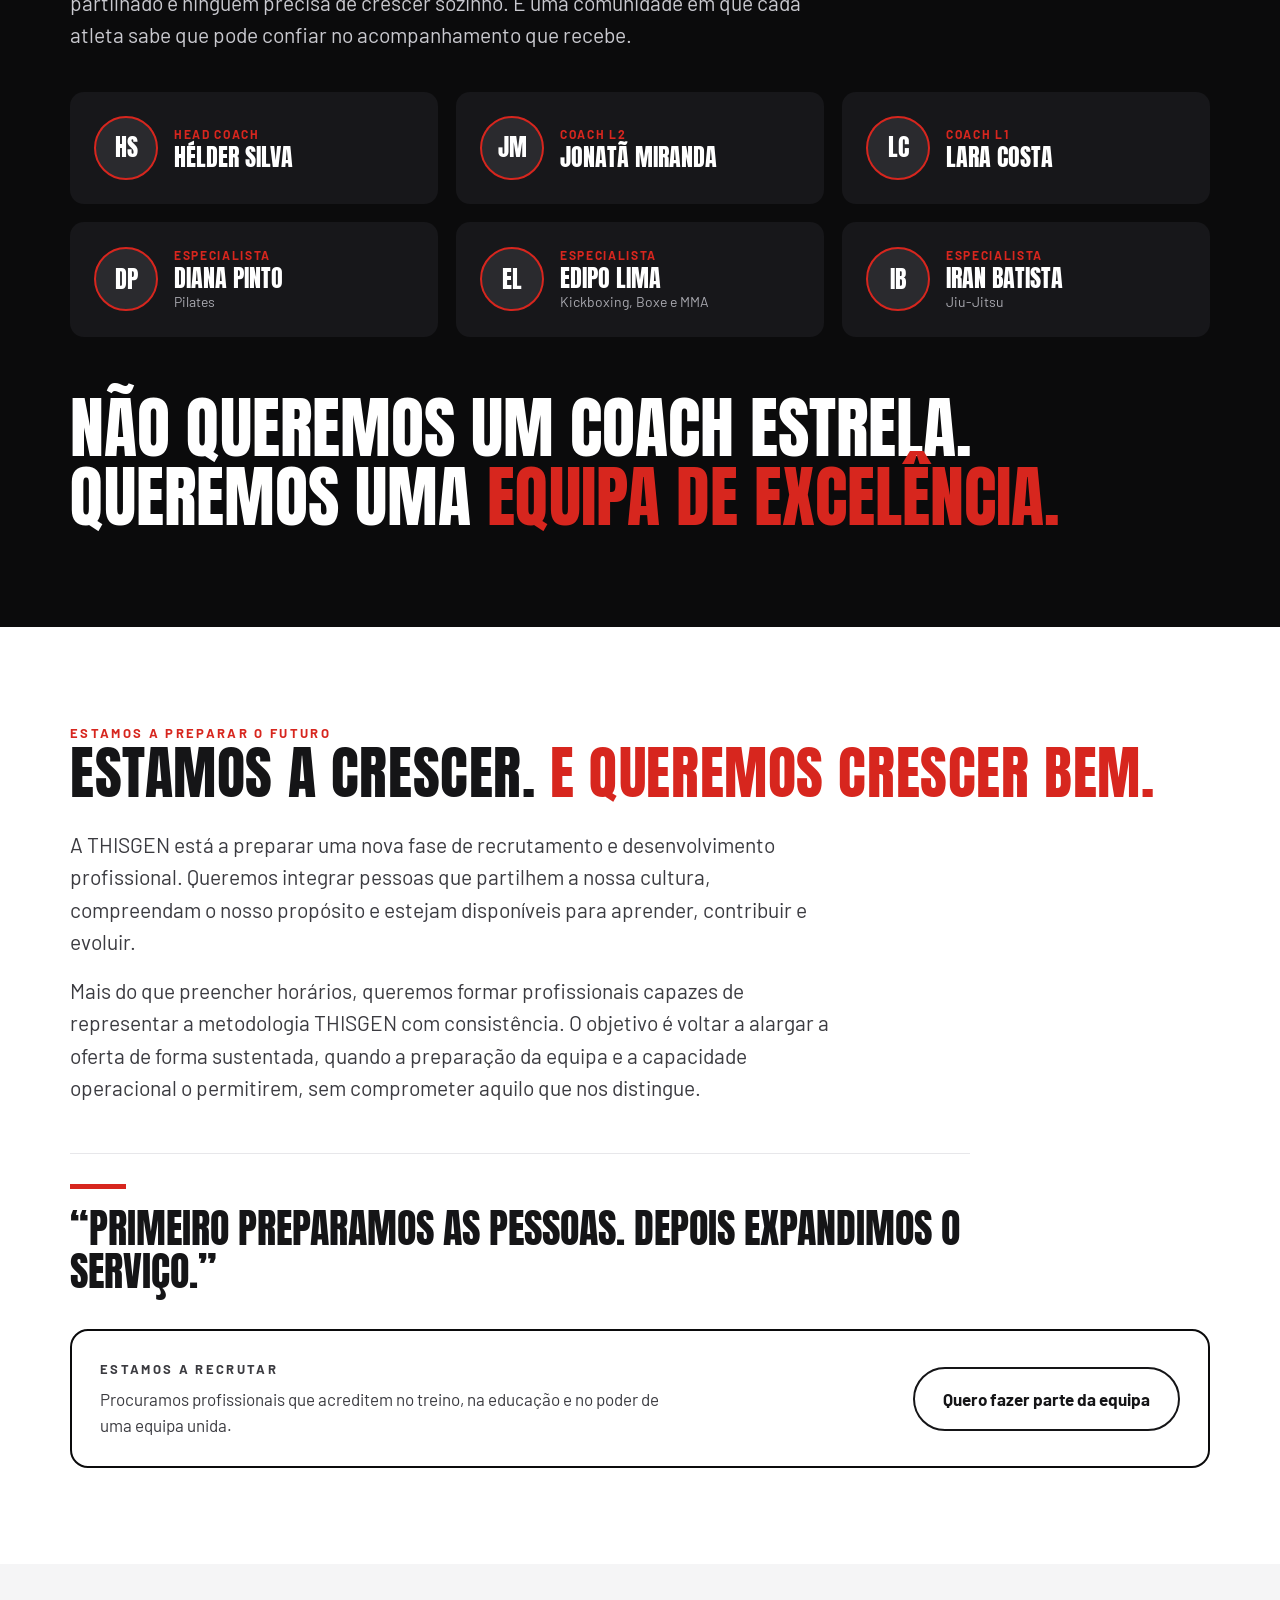
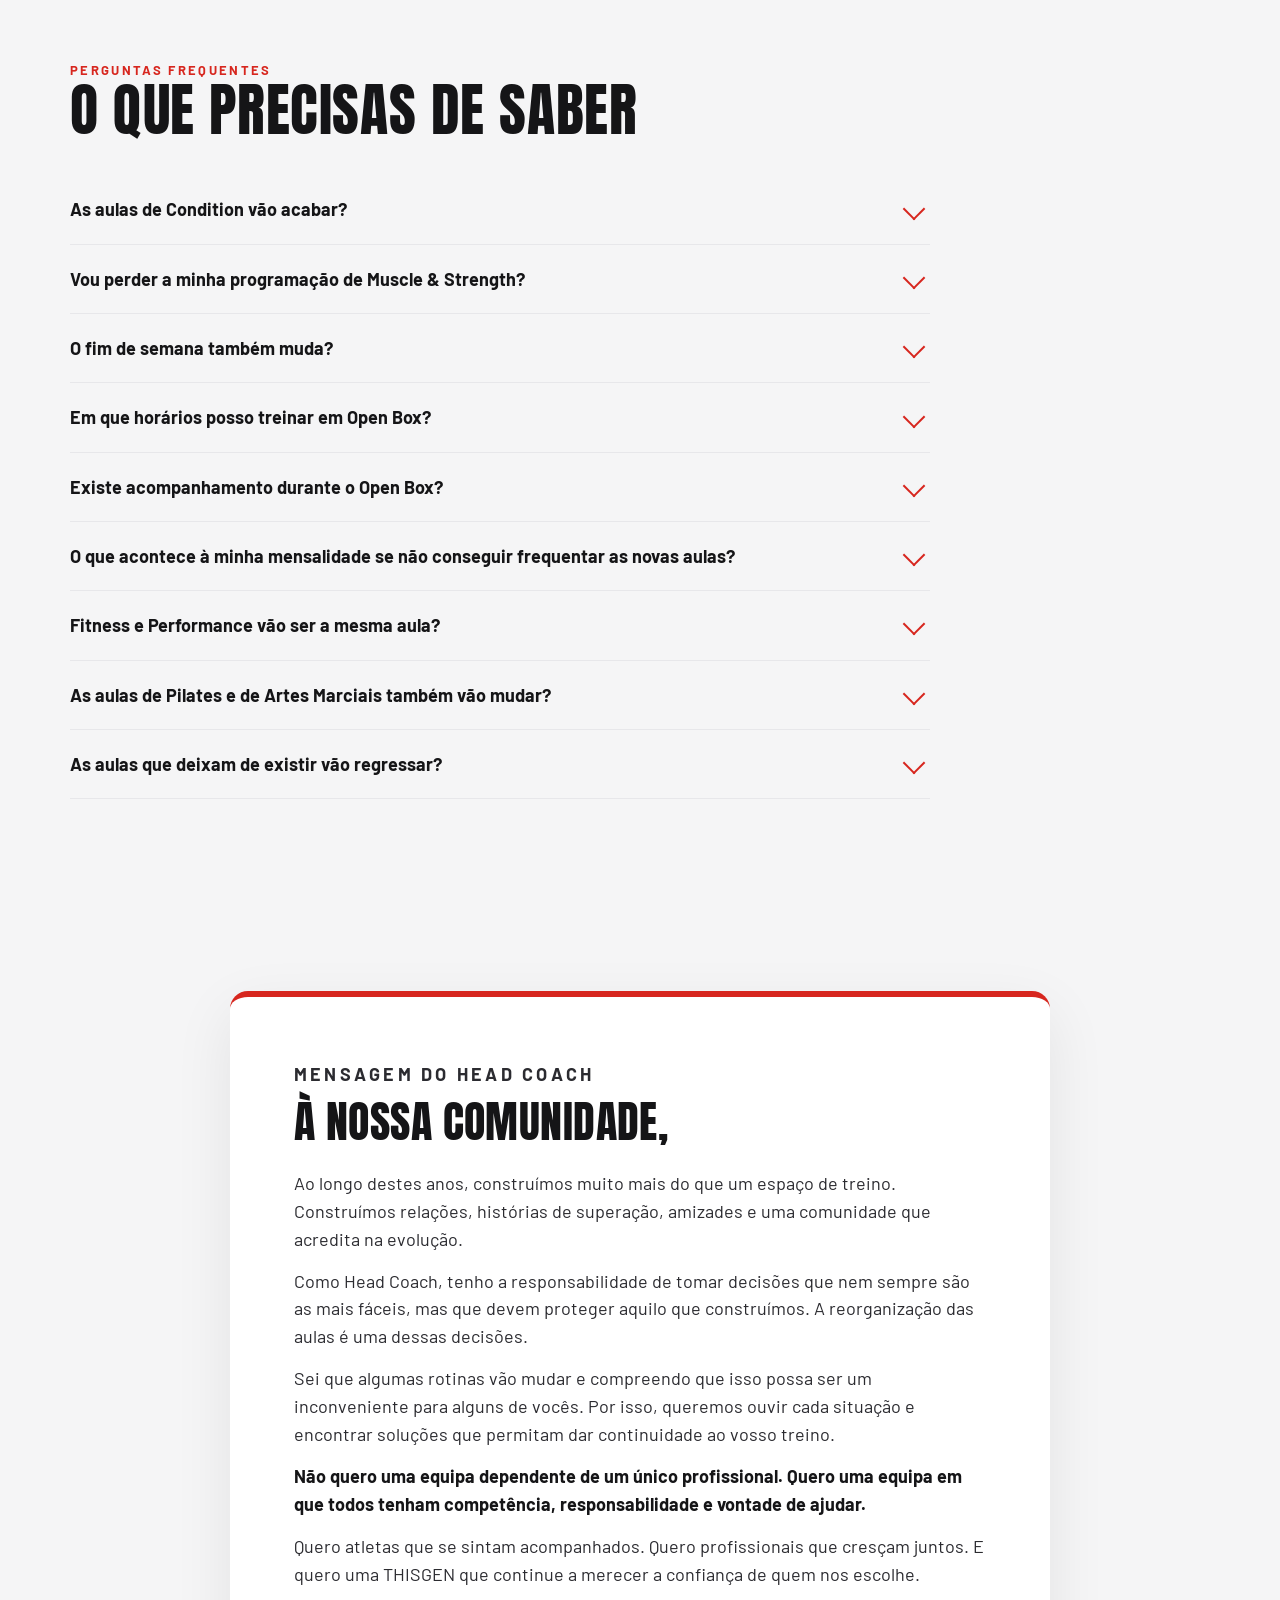
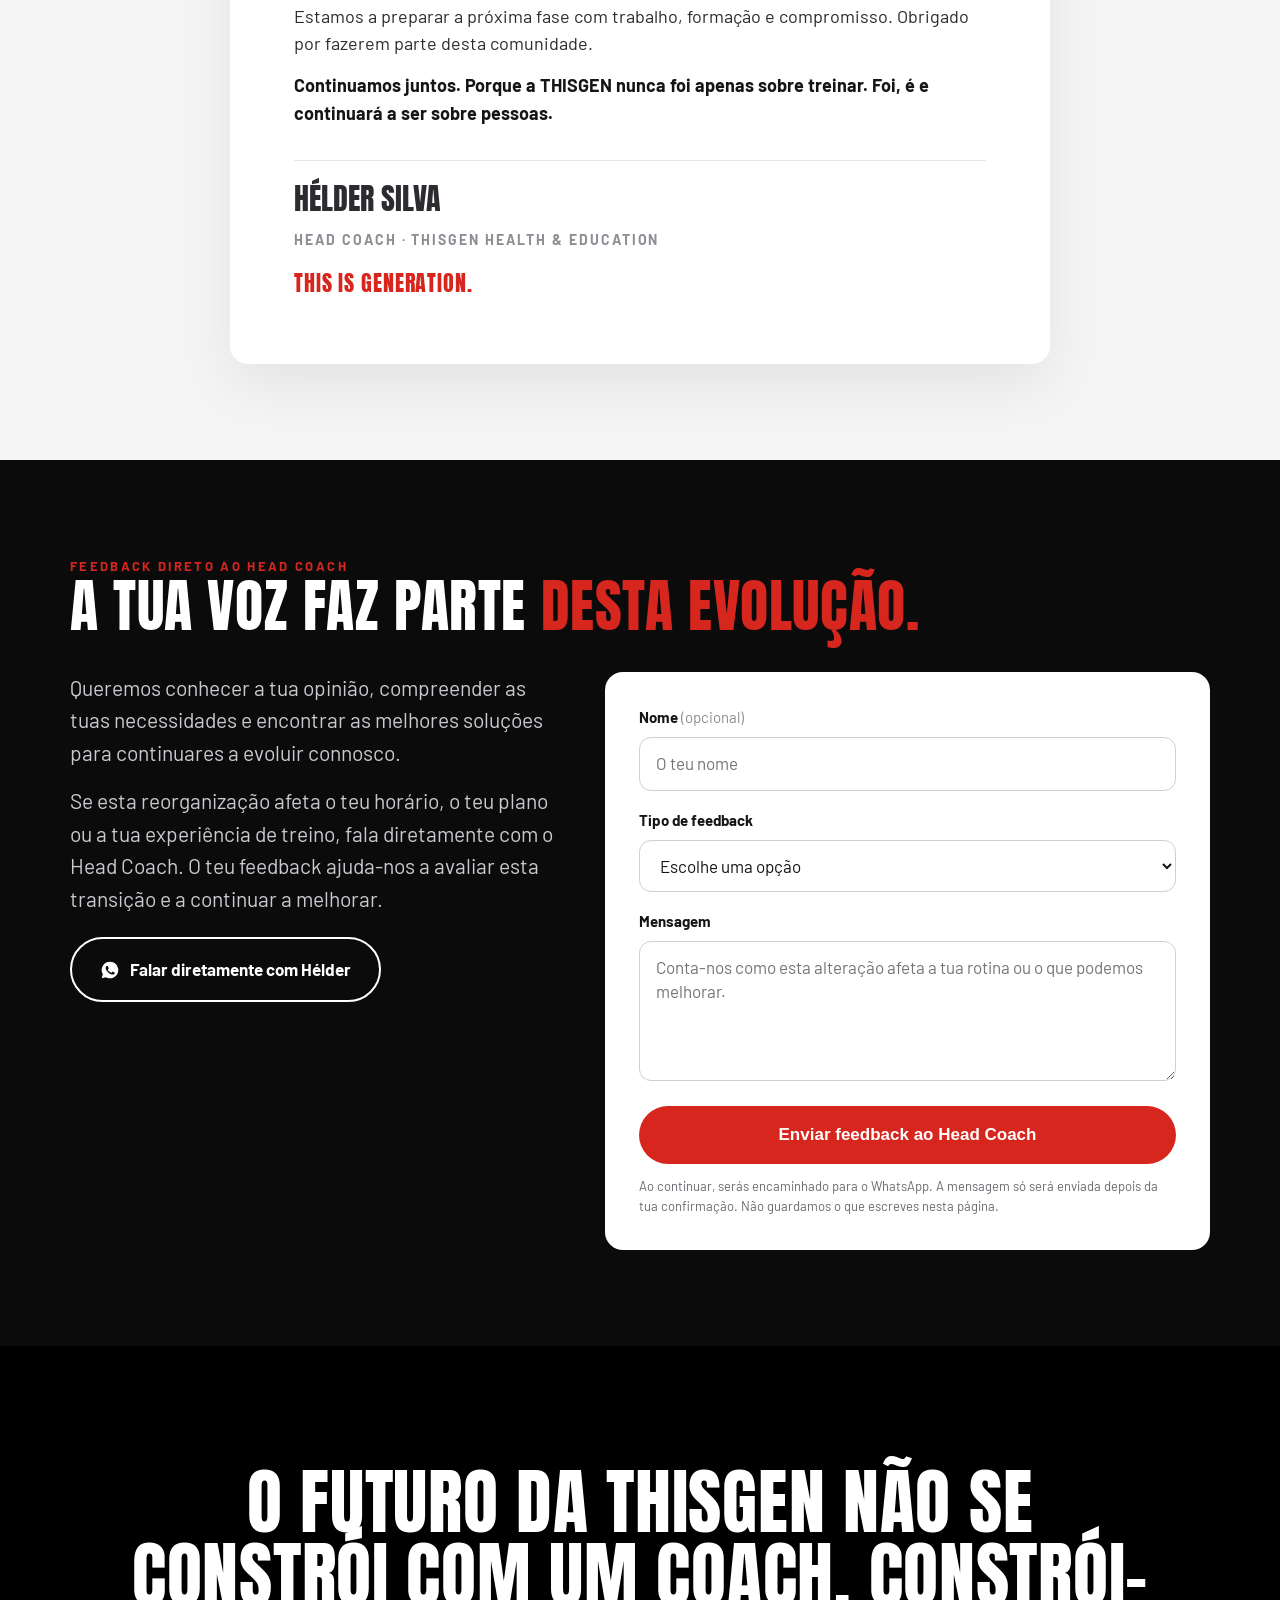
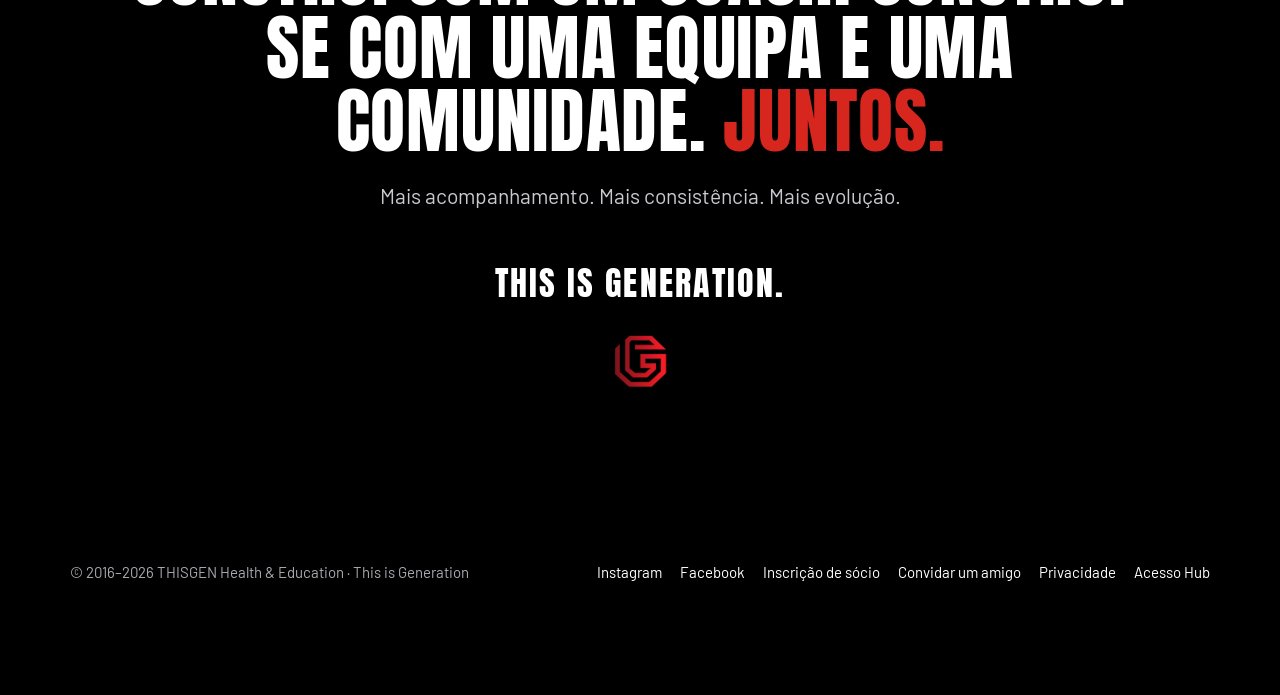
<file: comunicado.html>
<!doctype html>
<html lang="pt-PT">
<head>
<meta charset="utf-8">
<meta name="viewport" content="width=device-width,initial-scale=1,viewport-fit=cover">
<title>Comunicado à Comunidade | THISGEN Health &amp; Education</title>
<meta name="description" content="Conhece a nova organização das aulas THISGEN, os horários Fitness &amp; Performance, a continuidade das programações e as opções de Open Box.">
<meta name="robots" content="noindex, nofollow">
<link rel="canonical" href="https://www.thisgen.net/comunicado">
<meta name="theme-color" content="#0b0b0c">
<meta property="og:type" content="article">
<meta property="og:locale" content="pt_PT">
<meta property="og:title" content="Comunicado à Comunidade | THISGEN">
<meta property="og:description" content="Evoluir é ter a coragem de fazer melhor. Conhece a nova organização das aulas, o Open Box e como falar diretamente com o Head Coach.">
<meta property="og:url" content="https://www.thisgen.net/comunicado">
<meta property="og:image" content="https://www.thisgen.net/img/og-thisgen.jpg">
<link rel="icon" href="img/logo-64.png">
<link rel="preconnect" href="https://fonts.googleapis.com">
<link rel="preconnect" href="https://fonts.gstatic.com" crossorigin>
<link href="https://fonts.googleapis.com/css2?family=Anton&family=Barlow:wght@400;600;700&display=swap" rel="stylesheet">
<link rel="stylesheet" href="styles.css?v=2">
<style>
.split.rev .pics img:first-child{grid-row:auto;aspect-ratio:3/4}
/* ===== Comunicado · usa os tokens do site (styles.css): --red #d7261e, --black #0b0b0c, Anton + Barlow ===== */
.top{background:rgba(11,11,12,.94);backdrop-filter:blur(8px)}
.c-hero{position:relative;min-height:92svh;display:flex;align-items:flex-end;color:#fff;padding:130px 0 64px;background:#000;overflow:hidden}
.c-hero>img{position:absolute;inset:0;width:100%;height:100%;object-fit:cover;opacity:.5}
.c-hero:after{content:"";position:absolute;inset:0;background:linear-gradient(180deg,rgba(0,0,0,.6) 0%,rgba(0,0,0,.2) 40%,rgba(0,0,0,.92) 100%)}
.c-hero .wrap{position:relative;z-index:2;width:100%}
.c-hero h1{font-size:clamp(44px,8vw,104px);max-width:1000px}
.c-hero h1 em,.red{font-style:normal;color:var(--red)}
.c-hero .sub{font-size:clamp(19px,2.2vw,24px);font-weight:600;max-width:760px;margin:22px 0 12px;color:#fff}
.c-hero .lead{color:#d6d6dc;margin-bottom:30px}
.c-meta{display:flex;flex-wrap:wrap;gap:10px 22px;margin-top:34px;font-size:14px;color:#b9b9c0}
.c-meta b{color:#fff}

.c-text p+p{margin-top:16px}
.c-text{max-width:760px}
.c-grid3{display:grid;grid-template-columns:repeat(3,1fr);gap:20px;margin-top:44px}
.card{background:var(--soft);border-radius:var(--radius);padding:28px;border-top:4px solid var(--red)}
.dark .card{background:#17171a;color:#fff}
.card h3{margin-bottom:10px}
.card p{color:#4a4a50}
.dark .card p{color:#bdbdc4}
.quote{margin-top:48px;padding:30px 0 0;border-top:1px solid var(--line);font-family:var(--display);text-transform:uppercase;font-size:clamp(26px,3.6vw,40px);line-height:1.08;max-width:900px}
.dark .quote{border-color:#2a2a2e}
.quote:before{content:"";display:block;width:56px;height:5px;background:var(--red);margin-bottom:18px}

.scope{margin-top:26px;background:#fff;border-left:5px solid var(--red);border-radius:0 var(--radius) var(--radius) 0;padding:18px 22px;max-width:860px}
.scope p+p{margin-top:6px;color:#4a4a50}
.areas{display:grid;grid-template-columns:repeat(3,1fr);gap:20px;margin-top:44px}
.area{border:1px solid var(--line);border-radius:var(--radius);padding:28px;background:#fff;display:flex;flex-direction:column}
.area-img{margin:-28px -28px 20px;width:calc(100% + 56px);max-width:none;aspect-ratio:16/10;object-fit:cover}
.area{overflow:hidden}
.area .n{font-family:var(--display);font-size:44px;color:var(--red);line-height:1}
.area h3{margin:10px 0 12px}
.area p{color:#4a4a50;font-size:16px}
.area p+p{margin-top:10px}
.tag{display:inline-block;font-size:12px;font-weight:700;letter-spacing:.12em;text-transform:uppercase;padding:6px 10px;border-radius:999px;background:#fbe9e8;color:var(--red-dark);margin-top:auto;align-self:flex-start}
.area .tag{margin-top:18px}
.paths{display:grid;grid-template-columns:1fr 1fr;gap:14px;margin-top:16px}
.paths div{background:var(--soft);border-radius:10px;padding:14px 16px}
.paths b{display:block;font-family:var(--display);font-weight:400;font-size:20px;letter-spacing:.02em;margin-bottom:6px}
.paths ul{list-style:none;font-size:15px;color:#4a4a50}
.paths li{padding-left:14px;position:relative}
.paths li:before{content:"";position:absolute;left:0;top:.62em;width:6px;height:6px;border-radius:50%;background:var(--red)}
.note-box{margin-top:14px;font-size:14px;color:#5a5a60;background:#fff7f6;border-left:3px solid var(--red);padding:10px 12px;border-radius:0 8px 8px 0}

.sched{margin-top:40px;display:grid;grid-template-columns:1.2fr .8fr;gap:28px;align-items:start}
.days{font-weight:700;font-size:13px;letter-spacing:.18em;text-transform:uppercase;color:var(--red);margin-bottom:12px}
.slots{list-style:none;border-radius:var(--radius);overflow:hidden;border:1px solid #2a2a2e}
.slots li{display:flex;align-items:center;gap:18px;padding:16px 20px;border-top:1px solid #2a2a2e;background:#121214}
.slots li:first-child{border-top:0}
.slots time{font-family:var(--display);font-size:30px;min-width:92px;color:#fff}
.slots .prog{font-weight:700;font-size:17px}
.slots .prog small{display:block;font-weight:400;font-size:14px;color:#a9a9b0}
.slots li.keep{background:#1e0f0e;border-left:4px solid var(--red)}
.slots .b2{margin-left:auto;font-size:11px;font-weight:700;letter-spacing:.1em;text-transform:uppercase;background:var(--red);color:#fff;border-radius:999px;padding:5px 9px;white-space:nowrap}
.side-info .card{margin-bottom:16px}
.side-info .when{font-family:var(--display);font-size:34px;color:#fff;line-height:1.05}
.small{font-size:14px;color:#a9a9b0;margin-top:14px}

.ob{display:grid;grid-template-columns:repeat(3,1fr);gap:20px;margin-top:40px}
.ob-slot{background:var(--black);color:#fff;border-radius:var(--radius);padding:30px;position:relative;overflow:hidden}
.ob-slot:after{content:"";position:absolute;right:-30px;bottom:-30px;width:140px;height:140px;border:14px solid var(--red);border-radius:50%;opacity:.25}
.ob-slot time{display:block;font-family:var(--display);font-size:clamp(40px,4.6vw,56px);line-height:1}
.ob-slot span{font-weight:700;letter-spacing:.18em;font-size:13px;color:var(--red)}
.incl-old{display:grid;grid-template-columns:repeat(3,1fr);gap:14px;margin-top:28px;list-style:none}
.incl li{background:var(--soft);border-radius:12px;padding:16px 18px;font-weight:600;font-size:16px;display:flex;gap:10px;align-items:flex-start}
.incl svg{width:20px;height:20px;flex:none;color:var(--red);margin-top:2px}
.callout{margin-top:40px;background:var(--black);color:#fff;border-radius:18px;padding:36px;display:grid;grid-template-columns:1fr 1.2fr;gap:30px;align-items:center}
.callout h3{font-size:clamp(28px,3.4vw,40px)}
.callout p{color:#c9c9cf}
.callout p+p{margin-top:12px}

.fee{display:grid;grid-template-columns:1.1fr .9fr;gap:36px;align-items:center;margin-top:36px}
.panel{background:var(--red);color:#fff;border-radius:18px;padding:36px}
.panel h3{font-size:clamp(26px,3vw,36px);margin-bottom:22px}
.panel .btn{background:#fff;color:var(--ink);white-space:normal;text-align:center}
.panel .btn:hover{background:#f1f1f3}
.panel small{display:block;margin-top:14px;font-size:13px;opacity:.85}

.team{display:grid;grid-template-columns:repeat(3,1fr);gap:18px;margin-top:40px}
.coach{background:#17171a;border-radius:var(--radius);padding:24px;display:flex;gap:16px;align-items:center}
.coach .av{width:64px;height:64px;border-radius:50%;flex:none;display:grid;place-items:center;font-family:var(--display);font-size:24px;color:#fff;background:#2a2a2e;border:2px solid var(--red)}
.coach .role{font-size:12px;font-weight:700;letter-spacing:.14em;text-transform:uppercase;color:var(--red)}
.coach .nm{font-family:var(--display);font-size:24px;line-height:1.1;text-transform:uppercase}
.coach .sp{font-size:14px;color:#a9a9b0}
.big-quote{font-family:var(--display);text-transform:uppercase;font-size:clamp(34px,5.4vw,68px);line-height:1.02;margin-top:56px;max-width:1000px}

.recruit{margin-top:36px;border:2px solid var(--black);border-radius:18px;padding:28px;display:flex;flex-wrap:wrap;gap:18px 28px;align-items:center;justify-content:space-between}
.recruit .eyebrow{margin-bottom:6px}
.recruit p{max-width:560px;color:#3b3b40}

.faq{max-width:860px;margin-top:36px}
.faq-item{border-bottom:1px solid var(--line)}
.faq-item h3{font-family:var(--body);text-transform:none;font-size:inherit;letter-spacing:0;line-height:inherit}
.faq-q{width:100%;background:none;border:0;text-align:left;padding:22px 44px 22px 0;font:700 18px/1.35 var(--body);color:var(--ink);cursor:pointer;position:relative;min-height:56px}
.faq-q:after{content:"";position:absolute;right:8px;top:50%;width:14px;height:14px;margin-top:-9px;border-right:2.5px solid var(--red);border-bottom:2.5px solid var(--red);transform:rotate(45deg);transition:transform .25s}
.faq-q[aria-expanded="true"]:after{transform:rotate(-135deg);margin-top:-2px}
.faq-a{overflow:hidden;transition:height .28s ease}
.faq-a[hidden]{display:block;height:0;visibility:hidden}
.faq-a p{padding:0 0 22px;color:#4a4a50;max-width:720px}
.faq-a p+p{margin-top:-10px}

.letter{background:var(--soft)}
.letter .paper{max-width:820px;margin:0 auto;background:#fff;border-radius:18px;padding:clamp(28px,6vw,64px);box-shadow:0 20px 60px rgba(0,0,0,.08);border-top:6px solid var(--red)}
.letter .paper p{font-size:18px;color:#2b2b30}
.letter .paper p+p{margin-top:14px}
.letter .paper .hi{font-weight:700;color:var(--ink)}
.sign{margin-top:32px;padding-top:22px;border-top:1px solid var(--line)}
.letter .sign .nm{font-family:var(--display);font-size:30px;text-transform:uppercase;line-height:1.05}
.letter .sign .rl{font-size:14px;letter-spacing:.14em;text-transform:uppercase;color:var(--muted);font-weight:700}
.letter .sign .tg{margin-top:16px;font-family:var(--display);font-size:22px;color:var(--red);letter-spacing:.04em}

.fb{display:grid;grid-template-columns:.9fr 1.1fr;gap:40px;align-items:start;margin-top:36px}
form.fb-form{background:#fff;color:var(--ink);border-radius:18px;padding:clamp(22px,4vw,34px)}
.field{margin-bottom:18px}
.field label{display:block;font-weight:700;font-size:15px;margin-bottom:8px}
.field label .opt{font-weight:400;color:var(--muted)}
.field input,.field select,.field textarea{width:100%;font:400 17px/1.4 var(--body);color:var(--ink);background:#fff;border:1.5px solid #cfcfd5;border-radius:12px;padding:14px 16px;min-height:52px}
.field textarea{min-height:140px;resize:vertical}
.field input:focus,.field select:focus,.field textarea:focus{outline:none;border-color:var(--red);box-shadow:0 0 0 3px rgba(215,38,30,.18)}
.field.err input,.field.err select,.field.err textarea{border-color:var(--red);background:#fff7f6}
.err-msg{display:none;color:var(--red-dark);font-size:14px;font-weight:600;margin-top:6px}
.field.err .err-msg{display:block}
.fb-form .btn{width:100%;white-space:normal;text-align:center}
.priv{font-size:13px;color:#6a6a70;margin-top:12px}
.fb-alt{margin-top:22px}

.closing{background:#000;color:#fff;text-align:center;padding:120px 0}
.closing h2{font-size:clamp(34px,5.6vw,72px);max-width:1050px;margin:0 auto}
.closing .lead{margin:22px auto 0;color:#c9c9cf}
.closing .tg{margin-top:44px;font-family:var(--display);font-size:clamp(26px,3vw,34px);letter-spacing:.06em}
.closing img{margin:22px auto 0;width:64px;height:64px}

:focus-visible{outline:3px solid var(--red);outline-offset:3px}
.btn:focus-visible{outline-color:#fff;box-shadow:0 0 0 6px var(--red)}

.wa-float{position:fixed;right:16px;bottom:calc(16px + env(safe-area-inset-bottom));z-index:40;display:flex;align-items:center;gap:8px;background:#1fa855;color:#fff;text-decoration:none;font-weight:700;font-size:15px;padding:12px 16px;border-radius:999px;box-shadow:0 10px 30px rgba(0,0,0,.25);transition:opacity .25s,transform .25s}
.wa-float svg{width:22px;height:22px}
.wa-float.hide{opacity:0;transform:translateY(20px);pointer-events:none}

.reveal{opacity:0;transform:translateY(18px);transition:opacity .6s ease,transform .6s ease}
.reveal.in{opacity:1;transform:none}
@media (prefers-reduced-motion:reduce){html{scroll-behavior:auto}.reveal{opacity:1;transform:none;transition:none}.faq-a{transition:none}.btn,.wa-float{transition:none}}

@media(max-width:900px){
  .c-grid3,.areas,.team{grid-template-columns:1fr}
  .sched,.fee,.fb,.callout{grid-template-columns:1fr}
  .ob{grid-template-columns:1fr}
  .incl-old{grid-template-columns:1fr 1fr}
}
@media(max-width:560px){
  .ob,.incl,.paths{grid-template-columns:1fr}
  .slots time{font-size:26px;min-width:78px}
  .slots li{gap:12px;padding:14px 16px;flex-wrap:wrap}
  .slots .b2{margin-left:0}
  .c-hero .cta-row .btn{width:100%}
  .wa-float span{display:none}
  .hide-sm{display:none}
  .top .brand span{font-size:22px}
  .slots li{flex-wrap:nowrap}
  .slots li.keep{flex-wrap:wrap}
  .wa-float{padding:14px}
  footer{padding-bottom:84px}
}
</style>
</head>
<body>

<header class="top solid" id="top">
  <div class="wrap">
    <a class="brand" href="./" aria-label="THISGEN, voltar ao início">
      <img src="img/logo-80.png" alt="" width="38" height="38">
      <span>THISGEN</span>
    </a>
    <nav class="nav" aria-label="Principal">
      <a href="./#como">Como funciona</a>
      <a href="./#modalidades">Modalidades</a>
      <a href="./#metodo">Método</a>
      <a href="./#precos">Preços</a>
      <a href="./#visita">Onde estamos</a>
      <a class="btn btn-red btn-sm" href="#feedback"><span class="hide-sm">Falar com o </span>Head Coach</a>
    </nav>
  </div>
</header>

<main>

<!-- 01 · HERO -->
<section class="c-hero" aria-labelledby="h-hero">
  <img src="img/aula-de-grupo-thisgen-1600.jpg"
       srcset="img/aula-de-grupo-thisgen-800.jpg 800w, img/aula-de-grupo-thisgen-1600.jpg 1600w, img/aula-de-grupo-thisgen-2400.jpg 2400w"
       sizes="100vw" alt="Atletas da THISGEN numa aula de grupo, com coach a acompanhar" fetchpriority="high" width="1600" height="1067">
  <div class="wrap">
    <p class="eyebrow">Comunicado à comunidade THISGEN</p>
    <h1 id="h-hero">Evoluir é ter a coragem de fazer <em>melhor.</em></h1>
    <p class="sub">Estamos a reorganizar a nossa estrutura de treino para reforçar aquilo que sempre nos definiu: acompanhamento, qualidade e evolução.</p>
    <p class="lead">Algumas aulas vão mudar de formato. O nosso compromisso contigo mantém-se: continuar a oferecer treino com método, orientação profissional e uma comunidade que evolui junta.</p>
    <div class="cta-row">
      <a class="btn btn-red" href="#horarios">Conhecer as alterações
        <svg viewBox="0 0 24 24" fill="none" stroke="currentColor" stroke-width="2.4" aria-hidden="true"><path d="M12 5v14M6 13l6 6 6-6"/></svg></a>
      <a class="btn btn-ghost" href="#feedback">Falar com o Head Coach</a>
    </div>
    <p class="c-meta" id="meta-vigor"><span>THISGEN Health &amp; Education · Caíde de Rei, Lousada</span></p>
  </div>
</section>

<!-- 02 · DECISÃO PELA QUALIDADE -->
<section aria-labelledby="h-qualidade">
  <div class="wrap">
    <div class="split">
      <div class="pics reveal">
        <img loading="lazy" src="img/coach-a-corrigir-700.jpg" alt="Coach da THISGEN a corrigir a técnica de uma atleta">
        <img loading="lazy" src="img/acompanhamento-500.jpg" alt="Coach a acompanhar uma atleta no treino">
        <img loading="lazy" src="img/avaliacao-500.jpg" alt="Avaliação física individual com um coach">
      </div>
      <div>
        <p class="eyebrow reveal">Uma decisão pela qualidade</p>
        <h2 id="h-qualidade" class="reveal">Mais do que preencher horários. Queremos <span class="red">acompanhar pessoas.</span></h2>
        <div class="c-text reveal" style="margin-top:22px;color:#3b3b40">
          <p>A THISGEN nasceu com um propósito: ajudar pessoas a evoluir através do treino, da educação e do acompanhamento profissional.</p>
          <p>Ao longo dos anos, crescemos, criámos programas, desenvolvemos profissionais e construímos uma comunidade da qual nos orgulhamos. Mas crescer exige também saber ajustar.</p>
          <p>Perante a atual reorganização da equipa, decidimos concentrar os nossos recursos naquilo que consideramos essencial: garantir que cada atleta recebe o acompanhamento que merece.</p>
          <p>Preferimos reorganizar a oferta de aulas a manter uma estrutura que possa comprometer a qualidade do serviço.</p>
        </div>
      </div>
    </div>
    <div class="c-grid3">
      <article class="card reveal"><h3>Acompanhamento</h3><p>Mais atenção à execução, à progressão e às necessidades individuais.</p></article>
      <article class="card reveal"><h3>Qualidade</h3><p>Maior consistência na aplicação da metodologia THISGEN.</p></article>
      <article class="card reveal"><h3>Evolução</h3><p>Mais espaço para desenvolver a equipa e preparar o futuro.</p></article>
    </div>
    <p class="quote reveal">“A qualidade de uma equipa não pode depender apenas de um profissional. Tem de estar presente em todos.”</p>
  </div>
</section>

<!-- 03 · O QUE VAI MUDAR -->
<section id="alteracoes" style="background:var(--soft)" aria-labelledby="h-mudar">
  <div class="wrap">
    <p class="eyebrow reveal">O que vai mudar?</p>
    <h2 id="h-mudar" class="reveal">Uma nova organização. <span class="red">O mesmo compromisso.</span></h2>
    <div class="scope reveal">
      <p><b>As alterações são só de segunda a sexta.</b></p>
      <p>O sábado e o domingo mantêm-se sem alterações, assim como as aulas de <b>Pilates</b> e de <b>Artes Marciais</b> (Kickboxing, Boxe, MMA e Jiu-Jitsu).</p>
    </div>
    <div class="areas">
      <article class="area reveal">
        <img class="area-img" loading="lazy" src="img/hybrid-700.jpg" alt="Zona Hybrid da THISGEN com pista de sprint e trenós">
        <span class="n" aria-hidden="true">01</span>
        <h3>Condition</h3>
        <p>As aulas autónomas de Condition serão reorganizadas e concentram-se no horário das <b>06:30</b>, de segunda a sexta.</p>
        <p>A programação de Condition continua disponível. Quem quiser manter este percurso pode segui-la em <b>Open Box</b>, com orientação técnica disponível, para preservar a continuidade do treino e a evolução da capacidade física.</p>
        <span class="tag">06:30, seg. a sex. · Programação em Open Box</span>
      </article>
      <article class="area reveal">
        <img class="area-img" loading="lazy" src="img/forca-700.jpg" alt="Atleta a fazer peso morto com barra">
        <span class="n" aria-hidden="true">02</span>
        <h3>Muscle &amp; Strength</h3>
        <p>As aulas autónomas de Muscle &amp; Strength serão reorganizadas e concentram-se no horário das <b>06:30</b>, de segunda a sexta.</p>
        <p>Continuas a ter acesso à programação específica de força e hipertrofia. A prática pode continuar em <b>Open Box</b>, com acompanhamento técnico adaptado à organização do espaço.</p>
        <span class="tag">06:30, seg. a sex. · Programação em Open Box</span>
      </article>
      <article class="area reveal">
        <img class="area-img" loading="lazy" src="img/fitness-performance-700.jpg" alt="Atletas a treinar com sacos de areia na aula Fitness &amp; Performance">
        <span class="n" aria-hidden="true">03</span>
        <h3>Fitness &amp; Performance</h3>
        <p>A estrutura Fitness &amp; Performance vai ser reforçada com um modelo de dois coaches, para acompanhar de forma diferenciada dois percursos que partilham a cultura e a metodologia THISGEN, mas não os mesmos objetivos.</p>
        <div class="paths">
          <div><b>Fitness</b><ul><li>Saúde</li><li>Condição física</li><li>Técnica</li><li>Consistência</li><li>Progressão individual</li></ul></div>
          <div><b>Performance</b><ul><li>Capacidades físicas</li><li>Maior intensidade, quando adequada</li><li>Desempenho técnico</li><li>Progressões avançadas</li><li>Desafios desportivos</li></ul></div>
        </div>
        <p class="note-box" id="fp-cobertura">O modelo com dois coaches está a ser implementado de forma progressiva. Os horários em que já está garantido são indicados na tabela de horários.</p>
      </article>
    </div>
  </div>
</section>

<!-- 04 · NOVOS HORÁRIOS -->
<section id="horarios" class="dark" aria-labelledby="h-horarios">
  <div class="wrap">
    <p class="eyebrow reveal">Novos horários</p>
    <h2 id="h-horarios" class="reveal">O teu treino continua. <span class="red">Conhece a nova organização.</span></h2>
    <div class="sched">
      <div><p class="days reveal">Segunda a sexta</p><ul class="slots reveal" id="slots" aria-label="Horário das aulas de grupo, de segunda a sexta">
        <li class="keep" data-h="06:30"><time>06:30</time><span class="prog">Condition / Muscle &amp; Strength<small>Modalidades específicas mantidas</small></span></li>
        <li data-h="07:00"><time>07:00</time><span class="prog">Fitness &amp; Performance</span></li>
        <li data-h="09:30"><time>09:30</time><span class="prog">Fitness &amp; Performance</span></li>
        <li data-h="12:30"><time>12:30</time><span class="prog">Fitness &amp; Performance</span></li>
        <li data-h="17:30"><time>17:30</time><span class="prog">Fitness &amp; Performance</span></li>
        <li data-h="18:35"><time>18:35</time><span class="prog">Fitness &amp; Performance</span></li>
        <li data-h="19:40"><time>19:40</time><span class="prog">Fitness &amp; Performance</span></li>
        <li data-h="20:45"><time>20:45</time><span class="prog">Fitness &amp; Performance</span></li>
      </ul></div>
      <div class="side-info">
        <div class="card reveal" id="vigor-card" hidden><p class="eyebrow">Entrada em vigor</p><p class="when" id="vigor-data"></p></div>
        <div class="card reveal">
          <h3>Como ler o horário</h3>
          <p><b style="color:#fff">06:30</b> mantém a oferta habitual de Condition e Muscle &amp; Strength.</p>
          <p style="margin-top:10px">Os restantes horários passam a ser <b style="color:#fff">Fitness &amp; Performance</b>. Fora das aulas, a programação de Condition e Muscle &amp; Strength continua disponível em <a href="#openbox" style="color:#fff">Open Box</a>.</p>
        </div>
        <div class="card reveal"><h3>Sem alterações</h3><p>Sábado e domingo, Pilates e Artes Marciais (Kickboxing, Boxe, MMA e Jiu-Jitsu) mantêm os horários atuais.</p></div>
        <p class="small reveal">Consulta a programação oficial para conhecer eventuais ajustes.</p>
      </div>
    </div>
  </div>
</section>

<!-- 05 · OPEN BOX -->
<section id="openbox" aria-labelledby="h-openbox">
  <div class="wrap">
    <p class="eyebrow reveal">Open Box continua disponível</p>
    <h2 id="h-openbox" class="reveal">O teu horário. O teu plano. <span class="red">A nossa orientação.</span></h2>
    <p class="lead reveal" style="margin-top:20px">Nem todos conseguem adaptar a sua rotina aos horários das aulas. E não queremos que isso interrompa o teu progresso. O espaço continua disponível para treino autónomo, com a programação aplicável e coaches presentes para orientar.</p>
    <div class="ob">
      <div class="ob-slot reveal"><span>Open Box · seg. a sex.</span><time>08:00 – 09:30</time></div>
      <div class="ob-slot reveal"><span>Open Box · seg. a sex.</span><time>10:30 – 12:30</time></div>
      <div class="ob-slot reveal"><span>Open Box · seg. a sex.</span><time>13:30 – 17:30</time></div>
    </div>
    <h3 class="reveal" style="margin-top:44px">O que está incluído?</h3>
    <div class="split rev" style="margin-top:8px">
      <ul class="ticks reveal">
        <li>Acesso ao espaço de treino nos horários autorizados.</li>
        <li>Continuidade da programação de treino aplicável.</li>
        <li>Orientação e esclarecimento de dúvidas.</li>
        <li>Apoio técnico dos coaches disponíveis.</li>
        <li>Integração na comunidade.</li>
        <li>Manter a tua evolução individual.</li>
      </ul>
      <div class="pics reveal" style="grid-template-columns:1fr 1fr">
        <img loading="lazy" src="img/kettlebell-500.jpg" alt="Atleta a treinar com kettlebell na THISGEN">
        <img loading="lazy" src="img/remo-500.jpg" alt="Atleta a treinar no remo na THISGEN">
      </div>
    </div>
    <div class="callout reveal">
      <h3>Open Box não significa treinar <span class="red">sem apoio.</span></h3>
      <div>
        <p>Na THISGEN, valorizamos a autonomia dos atletas, mas acreditamos que autonomia e acompanhamento devem caminhar juntos. Por isso, continuamos presentes para orientar, corrigir, esclarecer e ajudar a manter a consistência do treino.</p>
        <p>Para sermos claros: em Open Box, o apoio dos coaches disponíveis não é igual à supervisão contínua de uma aula dirigida.</p>
      </div>
    </div>
  </div>
</section>

<!-- 06 · MENSALIDADES -->
<section style="background:var(--soft)" aria-labelledby="h-plano">
  <div class="wrap">
    <p class="eyebrow reveal">Ajuste das mensalidades</p>
    <h2 id="h-plano" class="reveal">Se o teu plano muda, queremos encontrar <span class="red">a solução certa contigo.</span></h2>
    <div class="fee">
      <div class="c-text lead reveal">
        <p>Sabemos que alguns atletas organizam a sua rotina em função de horários específicos.</p>
        <p>Por isso, se deixares de conseguir frequentar aulas devido à nova organização, podes pedir a revisão do teu plano de acesso.</p>
        <p>Quando a solução mais adequada passar a ser o treino exclusivamente em Open Box, analisamos o ajuste da mensalidade para esse modelo, sem acesso às aulas de grupo.</p>
        <p>Cada situação é analisada individualmente, de acordo com as condições do teu plano. O objetivo é que continues a treinar com uma solução ajustada à tua realidade.</p>
      </div>
      <div class="panel reveal">
        <h3>Não queremos que uma alteração de horário seja o fim do teu percurso.</h3>
        <a class="btn" id="btn-plano" href="https://wa.me/351917857523" target="_blank" rel="noopener">Pedir ajuste do meu plano</a>
        <small>Abre o WhatsApp do Head Coach com uma mensagem pronta. Nada é alterado no teu plano sem falarmos contigo.</small>
      </div>
    </div>
  </div>
</section>

<!-- 07 · MODELO QUE JÁ CONHECEMOS -->
<section aria-labelledby="h-modelo">
  <div class="wrap">
    <p class="eyebrow reveal">Um modelo que já conhecemos</p>
    <h2 id="h-modelo" class="reveal">Não estamos a começar do zero. Estamos a evoluir uma estrutura que <span class="red">já deu resultados.</span></h2>
    <div class="c-text lead reveal" style="margin-top:26px">
      <p>Entre 2022 e 2024, a THISGEN trabalhou com uma organização de treino assente numa estrutura de aulas mais concentrada.</p>
      <p>Foi uma fase importante para o desenvolvimento da nossa metodologia, da equipa e da comunidade. Essa experiência mostrou-nos o valor de uma estrutura organizada, com objetivos claros e um acompanhamento consistente.</p>
      <p>Hoje recuperamos princípios desse modelo, adaptando-os à realidade atual e àquilo que aprendemos entretanto.</p>
    </div>
    <p class="quote reveal">“Evoluir também é saber recuperar aquilo que funcionou.”</p>
  </div>
</section>

<!-- 08 · EQUIPA -->
<section class="dark" aria-labelledby="h-equipa">
  <div class="wrap">
    <p class="eyebrow reveal">Uma equipa. Uma cultura.</p>
    <h2 id="h-equipa" class="reveal">A THISGEN não é um coach. <span class="red">É uma equipa.</span></h2>
    <div class="c-text lead reveal" style="margin-top:26px">
      <p>Na THISGEN, acreditamos que nenhum profissional deve estar acima da equipa, da metodologia ou do propósito que nos une. O talento individual é importante. Mas o que torna uma organização verdadeiramente forte é a capacidade de todos trabalharem com os mesmos princípios.</p>
      <p>Queremos uma equipa em que cada coach esteja preparado para ensinar, acompanhar, corrigir, motivar e ajudar. Uma equipa em que o conhecimento é partilhado e ninguém precisa de crescer sozinho. E uma comunidade em que cada atleta sabe que pode confiar no acompanhamento que recebe.</p>
    </div>
    <div class="team" role="list">
      <div class="coach reveal" role="listitem"><div class="av" aria-hidden="true">HS</div><div><p class="role">Head Coach</p><p class="nm">Hélder Silva</p></div></div>
      <div class="coach reveal" role="listitem"><div class="av" aria-hidden="true">JM</div><div><p class="role">Coach L2</p><p class="nm">Jonatã Miranda</p></div></div>
      <div class="coach reveal" role="listitem"><div class="av" aria-hidden="true">LC</div><div><p class="role">Coach L1</p><p class="nm">Lara Costa</p></div></div>
      <div class="coach reveal" role="listitem"><div class="av" aria-hidden="true">DP</div><div><p class="role">Especialista</p><p class="nm">Diana Pinto</p><p class="sp">Pilates</p></div></div>
      <div class="coach reveal" role="listitem"><div class="av" aria-hidden="true">EL</div><div><p class="role">Especialista</p><p class="nm">Edipo Lima</p><p class="sp">Kickboxing, Boxe e MMA</p></div></div>
      <div class="coach reveal" role="listitem"><div class="av" aria-hidden="true">IB</div><div><p class="role">Especialista</p><p class="nm">Iran Batista</p><p class="sp">Jiu-Jitsu</p></div></div>
    </div>
    <p class="big-quote reveal">Não queremos um coach estrela. Queremos uma <span class="red">equipa de excelência.</span></p>
  </div>
</section>

<!-- 09 · FUTURO -->
<section aria-labelledby="h-futuro">
  <div class="wrap">
    <p class="eyebrow reveal">Estamos a preparar o futuro</p>
    <h2 id="h-futuro" class="reveal">Estamos a crescer. <span class="red">E queremos crescer bem.</span></h2>
    <div class="c-text lead reveal" style="margin-top:26px">
      <p>A THISGEN está a preparar uma nova fase de recrutamento e desenvolvimento profissional. Queremos integrar pessoas que partilhem a nossa cultura, compreendam o nosso propósito e estejam disponíveis para aprender, contribuir e evoluir.</p>
      <p>Mais do que preencher horários, queremos formar profissionais capazes de representar a metodologia THISGEN com consistência. O objetivo é voltar a alargar a oferta de forma sustentada, quando a preparação da equipa e a capacidade operacional o permitirem, sem comprometer aquilo que nos distingue.</p>
    </div>
    <p class="quote reveal">“Primeiro preparamos as pessoas. Depois expandimos o serviço.”</p>
    <div class="recruit reveal">
      <div><p class="eyebrow">Estamos a recrutar</p><p>Procuramos profissionais que acreditem no treino, na educação e no poder de uma equipa unida.</p></div>
      <a class="btn btn-ghost" style="color:var(--ink)" id="btn-recrutar" href="https://wa.me/351917857523" target="_blank" rel="noopener">Quero fazer parte da equipa</a>
    </div>
  </div>
</section>

<!-- 10 · FAQ -->
<section id="faq" style="background:var(--soft)" aria-labelledby="h-faq">
  <div class="wrap">
    <p class="eyebrow">Perguntas frequentes</p>
    <h2 id="h-faq">O que precisas de saber</h2>
    <div class="faq" id="faq-list">
      <div class="faq-item"><h3><button class="faq-q" aria-expanded="false">As aulas de Condition vão acabar?</button></h3><div class="faq-a" hidden><p>Não. As aulas autónomas são reorganizadas e mantém-se o horário das 06:30, de segunda a sexta. A programação continua acessível para treino em Open Box.</p></div></div>
      <div class="faq-item"><h3><button class="faq-q" aria-expanded="false">Vou perder a minha programação de Muscle &amp; Strength?</button></h3><div class="faq-a" hidden><p>Não. A programação continua disponível, para manteres o trabalho de força e hipertrofia. A aula das 06:30, de segunda a sexta, também se mantém.</p></div></div>
      <div class="faq-item"><h3><button class="faq-q" aria-expanded="false">O fim de semana também muda?</button></h3><div class="faq-a" hidden><p>Não. As alterações são só de segunda a sexta. O sábado e o domingo mantêm os horários atuais.</p></div></div>
      <div class="faq-item"><h3><button class="faq-q" aria-expanded="false">Em que horários posso treinar em Open Box?</button></h3><div class="faq-a" hidden><p>De segunda a sexta, das 08:00 às 09:30, das 10:30 às 12:30 e das 13:30 às 17:30, de acordo com as regras de acesso ao espaço.</p></div></div>
      <div class="faq-item"><h3><button class="faq-q" aria-expanded="false">Existe acompanhamento durante o Open Box?</button></h3><div class="faq-a" hidden><p>Sim. Os coaches disponíveis orientam, esclarecem dúvidas e dão apoio técnico, mas a supervisão não é equivalente à de uma aula de grupo dirigida.</p></div></div>
      <div class="faq-item"><h3><button class="faq-q" aria-expanded="false">O que acontece à minha mensalidade se não conseguir frequentar as novas aulas?</button></h3><div class="faq-a" hidden><p>A tua situação é analisada individualmente para encontrarmos um plano adequado, incluindo a possibilidade de acesso apenas a Open Box. <a href="#feedback">Fala com o Head Coach</a>.</p></div></div>
      <div class="faq-item"><h3><button class="faq-q" aria-expanded="false">Fitness e Performance vão ser a mesma aula?</button></h3><div class="faq-a" hidden><p>Partilham o horário, mas o modelo distingue os objetivos, as progressões e as necessidades de cada percurso.</p></div></div>
      <div class="faq-item"><h3><button class="faq-q" aria-expanded="false">As aulas de Pilates e de Artes Marciais também vão mudar?</button></h3><div class="faq-a" hidden><p>Não. As aulas de Pilates e de Artes Marciais (Kickboxing, Boxe, MMA e Jiu-Jitsu) mantêm-se sem alterações.</p></div></div>
      <div class="faq-item"><h3><button class="faq-q" aria-expanded="false">As aulas que deixam de existir vão regressar?</button></h3><div class="faq-a" hidden><p>Queremos voltar a alargar a oferta quando a equipa e o acompanhamento permitirem fazê-lo com qualidade. Não te damos uma data que não possamos garantir.</p></div></div>
    </div>
  </div>
</section>

<!-- 11 · MENSAGEM DO HEAD COACH -->
<section class="letter" aria-labelledby="h-carta">
  <div class="wrap">
    <div class="paper reveal">
      <p class="eyebrow">Mensagem do Head Coach</p>
      <h2 id="h-carta" style="font-size:clamp(30px,4vw,44px);margin:10px 0 26px">À nossa comunidade,</h2>
      <p>Ao longo destes anos, construímos muito mais do que um espaço de treino. Construímos relações, histórias de superação, amizades e uma comunidade que acredita na evolução.</p>
      <p>Como Head Coach, tenho a responsabilidade de tomar decisões que nem sempre são as mais fáceis, mas que devem proteger aquilo que construímos. A reorganização das aulas é uma dessas decisões.</p>
      <p>Sei que algumas rotinas vão mudar e compreendo que isso possa ser um inconveniente para alguns de vocês. Por isso, queremos ouvir cada situação e encontrar soluções que permitam dar continuidade ao vosso treino.</p>
      <p class="hi">Não quero uma equipa dependente de um único profissional. Quero uma equipa em que todos tenham competência, responsabilidade e vontade de ajudar.</p>
      <p>Quero atletas que se sintam acompanhados. Quero profissionais que cresçam juntos. E quero uma THISGEN que continue a merecer a confiança de quem nos escolhe.</p>
      <p>Estamos a preparar a próxima fase com trabalho, formação e compromisso. Obrigado por fazerem parte desta comunidade.</p>
      <p class="hi">Continuamos juntos. Porque a THISGEN nunca foi apenas sobre treinar. Foi, é e continuará a ser sobre pessoas.</p>
      <div class="sign">
        <p class="nm">Hélder Silva</p>
        <p class="rl">Head Coach · THISGEN Health &amp; Education</p>
        <p class="tg">THIS IS GENERATION.</p>
      </div>
    </div>
  </div>
</section>

<!-- 12 · FEEDBACK -->
<section id="feedback" class="dark" aria-labelledby="h-feedback">
  <div class="wrap">
    <p class="eyebrow">Feedback direto ao Head Coach</p>
    <h2 id="h-feedback">A tua voz faz parte <span class="red">desta evolução.</span></h2>
    <div class="fb">
      <div>
        <p class="lead">Queremos conhecer a tua opinião, compreender as tuas necessidades e encontrar as melhores soluções para continuares a evoluir connosco.</p>
        <p class="lead" style="margin-top:16px">Se esta reorganização afeta o teu horário, o teu plano ou a tua experiência de treino, fala diretamente com o Head Coach. O teu feedback ajuda-nos a avaliar esta transição e a continuar a melhorar.</p>
        <div class="fb-alt">
          <a class="btn btn-ghost" id="btn-direto" href="https://wa.me/351917857523" target="_blank" rel="noopener">
            <svg viewBox="0 0 24 24" fill="currentColor" aria-hidden="true"><path d="M12 2a10 10 0 0 0-8.6 15.1L2 22l5-1.3A10 10 0 1 0 12 2Zm5.4 14.2c-.2.6-1.3 1.2-1.8 1.2-.5.1-1 .1-3.2-.7-2.7-1.1-4.4-3.9-4.5-4-.1-.2-1.1-1.5-1.1-2.8s.7-2 1-2.3c.2-.3.5-.3.7-.3h.5c.2 0 .4 0 .6.5l.8 2c.1.2.1.4 0 .5l-.4.6-.4.4c-.1.1-.3.3-.1.6.2.3.7 1.2 1.6 2 1.1 1 2 1.3 2.3 1.4.3.1.5.1.6-.1l.9-1.1c.2-.3.4-.2.6-.1l1.9.9c.3.1.5.2.5.3.1.2.1.7-.1 1.3Z"/></svg>
            Falar diretamente com Hélder</a>
        </div>
      </div>
      <form class="fb-form" id="fb-form" novalidate>
        <div class="field">
          <label for="fb-nome">Nome <span class="opt">(opcional)</span></label>
          <input id="fb-nome" name="nome" type="text" autocomplete="name" placeholder="O teu nome" maxlength="80">
        </div>
        <div class="field" id="f-tipo">
          <label for="fb-tipo">Tipo de feedback</label>
          <select id="fb-tipo" name="tipo" required aria-describedby="e-tipo">
            <option value="">Escolhe uma opção</option>
            <option>Quero adaptar o meu plano.</option>
            <option>Tenho dúvidas sobre os horários.</option>
            <option>Quero continuar Condition.</option>
            <option>Quero continuar Muscle &amp; Strength.</option>
            <option>Quero saber mais sobre Open Box.</option>
            <option>Tenho uma sugestão.</option>
            <option>Quero deixar uma opinião.</option>
          </select>
          <p class="err-msg" id="e-tipo" role="alert">Escolhe o tipo de feedback.</p>
        </div>
        <div class="field" id="f-msg">
          <label for="fb-msg">Mensagem</label>
          <textarea id="fb-msg" name="mensagem" required maxlength="1500" aria-describedby="e-msg" placeholder="Conta-nos como esta alteração afeta a tua rotina ou o que podemos melhorar."></textarea>
          <p class="err-msg" id="e-msg" role="alert">Escreve a tua mensagem antes de enviar.</p>
        </div>
        <button class="btn btn-red" type="submit">Enviar feedback ao Head Coach</button>
        <p class="priv">Ao continuar, serás encaminhado para o WhatsApp. A mensagem só será enviada depois da tua confirmação. Não guardamos o que escreves nesta página.</p>
      </form>
    </div>
  </div>
</section>

<!-- ENCERRAMENTO -->
<section class="closing" aria-labelledby="h-fim">
  <div class="wrap">
    <h2 id="h-fim" class="reveal">O futuro da THISGEN não se constrói com um coach. Constrói-se com uma equipa e uma comunidade. <span class="red">Juntos.</span></h2>
    <p class="lead reveal">Mais acompanhamento. Mais consistência. Mais evolução.</p>
    <p class="tg reveal">THIS IS GENERATION.</p>
    <img src="img/logo-80.png" alt="THISGEN" width="64" height="64" loading="lazy">
  </div>
</section>

</main>

<footer>
  <div class="wrap">
    <div>© 2016–<span id="y">2026</span> THISGEN Health &amp; Education · This is Generation</div>
    <nav aria-label="Rodapé">
      <a href="https://www.instagram.com/cfg.thisgen/" target="_blank" rel="noopener">Instagram</a>
      <a href="https://www.facebook.com/CFGeneration/" target="_blank" rel="noopener">Facebook</a>
      <a href="https://www.regibox.pt/php8/admin/modulos/crm/site_integrations/novo_registo.php?id_box=128&amp;id_int=12&amp;acs=068cad2d51e9cd68721f7407c5f95ca6a651434114961a55f2bc5c786cc8a38e&amp;lang=pt&amp;site=n" target="_blank" rel="noopener">Inscrição de sócio</a>
      <a href="convite.html">Convidar um amigo</a>
      <a href="privacidade.html">Privacidade</a>
      <a href="https://thisgengroup.lovable.app/auth" rel="nofollow">Acesso Hub</a>
    </nav>
  </div>
</footer>

<a class="wa-float" id="wa-float" href="https://wa.me/351917857523" target="_blank" rel="noopener" aria-label="Falar com o Head Coach no WhatsApp">
  <svg viewBox="0 0 24 24" fill="currentColor" aria-hidden="true"><path d="M12 2a10 10 0 0 0-8.6 15.1L2 22l5-1.3A10 10 0 1 0 12 2Zm5.4 14.2c-.2.6-1.3 1.2-1.8 1.2-.5.1-1 .1-3.2-.7-2.7-1.1-4.4-3.9-4.5-4-.1-.2-1.1-1.5-1.1-2.8s.7-2 1-2.3c.2-.3.5-.3.7-.3h.5c.2 0 .4 0 .6.5l.8 2c.1.2.1.4 0 .5l-.4.6-.4.4c-.1.1-.3.3-.1.6.2.3.7 1.2 1.6 2 1.1 1 2 1.3 2.3 1.4.3.1.5.1.6-.1l.9-1.1c.2-.3.4-.2.6-.1l1.9.9c.3.1.5.2.5.3.1.2.1.7-.1 1.3Z"/></svg>
  <span>Falar com o Hélder</span>
</a>

<script>
/* ===== CONFIGURAÇÃO (editar aqui) ===== */
var CONFIG = {
  whatsapp: '351917857523',                 // número do Head Coach, sem + nem espaços
  entradaEmVigor: '16/11/2026',             // deixar '' para não mostrar data
  doisCoaches: []                           // horários F&P com dois coaches GARANTIDOS, ex.: ['07:00','18:35']
};

(function () {
  var WA = 'https://wa.me/' + CONFIG.whatsapp;
  var wa = function (txt) { return WA + '?text=' + encodeURIComponent(txt); };
  document.getElementById('y').textContent = new Date().getFullYear();

  // Data de entrada em vigor (só aparece se estiver definida)
  if (CONFIG.entradaEmVigor) {
    document.getElementById('vigor-card').hidden = false;
    document.getElementById('vigor-data').textContent = CONFIG.entradaEmVigor;
    var m = document.getElementById('meta-vigor');
    var s = document.createElement('span'); s.innerHTML = 'Entrada em vigor: <b></b>';
    s.querySelector('b').textContent = CONFIG.entradaEmVigor; m.appendChild(s);
  }

  // Dois coaches: só marca os horários confirmados
  if (CONFIG.doisCoaches.length) {
    CONFIG.doisCoaches.forEach(function (h) {
      var li = document.querySelector('#slots li[data-h="' + h + '"]');
      if (li && !li.classList.contains('keep')) { var b = document.createElement('span'); b.className = 'b2'; b.textContent = '2 coaches'; li.appendChild(b); }
    });
    document.getElementById('fp-cobertura').textContent = 'Modelo com dois coaches já garantido nos horários assinalados com “2 coaches”. Os restantes vão sendo reforçados de forma progressiva.';
  }

  // Ligações diretas ao WhatsApp
  document.getElementById('btn-plano').href = wa('Olá Hélder,\n\nLi o comunicado sobre a reorganização das aulas THISGEN e, com a nova organização, gostava de rever o meu plano de acesso.\n\nPodemos falar sobre a melhor solução para mim?\n\nObrigado.');
  document.getElementById('btn-recrutar').href = wa('Olá Hélder,\n\nVi o comunicado da THISGEN e gostava de me candidatar à equipa de coaches.\n\nPosso enviar-te o meu percurso e disponibilidade?\n\nObrigado.');
  var direto = wa('Olá Hélder,\n\nLi o comunicado sobre a reorganização das aulas THISGEN e gostava de falar contigo.\n\nObrigado.');
  document.getElementById('btn-direto').href = direto;
  document.getElementById('wa-float').href = direto;

  // Formulário → WhatsApp (nada é guardado nem enviado para servidores)
  var form = document.getElementById('fb-form');
  form.addEventListener('submit', function (e) {
    e.preventDefault();
    var nome = form.nome.value.trim(), tipo = form.tipo.value, msg = form.mensagem.value.trim(), ok = true, first = null;
    [['f-tipo', tipo, form.tipo], ['f-msg', msg, form.mensagem]].forEach(function (f) {
      var el = document.getElementById(f[0]);
      if (!f[1]) { el.classList.add('err'); f[2].setAttribute('aria-invalid', 'true'); ok = false; first = first || f[2]; }
      else { el.classList.remove('err'); f[2].removeAttribute('aria-invalid'); }
    });
    if (!ok) { first.focus(); return; }
    var intro = nome ? 'Sou ' + nome + ' e estou a entrar em contacto' : 'Estou a entrar em contacto';
    var texto = 'Olá Hélder,\n\n' + intro + ' sobre a reorganização das aulas THISGEN.\n\nAssunto: ' + tipo + '\n\nMensagem:\n' + msg + '\n\nObrigado.';
    var url = wa(texto);
    var w = window.open(url, '_blank', 'noopener');
    if (!w) window.location.href = url;
  });
  ['fb-tipo', 'fb-msg'].forEach(function (id) {
    var el = document.getElementById(id);
    el.addEventListener('input', function () { if (el.value.trim()) { el.closest('.field').classList.remove('err'); el.removeAttribute('aria-invalid'); } });
    el.addEventListener('change', function () { if (el.value.trim()) { el.closest('.field').classList.remove('err'); el.removeAttribute('aria-invalid'); } });
  });

  // Accordion acessível
  var reduce = window.matchMedia('(prefers-reduced-motion: reduce)').matches;
  document.querySelectorAll('.faq-q').forEach(function (btn, i) {
    var panel = btn.closest('.faq-item').querySelector('.faq-a');
    var id = 'faq-a-' + i; panel.id = id; btn.setAttribute('aria-controls', id);
    panel.setAttribute('role', 'region'); panel.setAttribute('aria-labelledby', 'faq-q-' + i); btn.id = 'faq-q-' + i;
    btn.addEventListener('click', function () {
      var open = btn.getAttribute('aria-expanded') === 'true';
      btn.setAttribute('aria-expanded', String(!open));
      if (reduce) { panel.hidden = open; panel.style.height = ''; return; }
      if (open) {
        panel.style.height = panel.scrollHeight + 'px';
        requestAnimationFrame(function () { panel.style.height = '0px'; });
        panel.addEventListener('transitionend', function h() { panel.hidden = true; panel.style.height = ''; panel.removeEventListener('transitionend', h); });
      } else {
        panel.hidden = false; panel.style.height = '0px';
        requestAnimationFrame(function () { panel.style.height = panel.scrollHeight + 'px'; });
        panel.addEventListener('transitionend', function h() { panel.style.height = ''; panel.removeEventListener('transitionend', h); });
      }
    });
  });

  // Animações discretas ao entrar no ecrã
  var els = document.querySelectorAll('.reveal');
  if (reduce || !('IntersectionObserver' in window)) { els.forEach(function (el) { el.classList.add('in'); }); }
  else {
    var io = new IntersectionObserver(function (entries) { entries.forEach(function (en) { if (en.isIntersecting) { en.target.classList.add('in'); io.unobserve(en.target); } }); }, { rootMargin: '0px 0px -8% 0px' });
    els.forEach(function (el) { io.observe(el); });
  }

  // Botão flutuante: esconde-se no topo e na secção de feedback/rodapé
  var fl = document.getElementById('wa-float'), fb = document.getElementById('feedback');
  var upd = function () {
    var r = fb.getBoundingClientRect(), vh = window.innerHeight;
    var hide = window.scrollY < vh * 0.6 || (r.top < vh && r.bottom > 0) || (window.innerHeight + window.scrollY >= document.body.scrollHeight - 140);
    fl.classList.toggle('hide', hide);
  };
  window.addEventListener('scroll', upd, { passive: true }); upd();
})();
</script>
<!-- Cloudflare Web Analytics (sem cookies, não lê o formulário) -->
<script defer src="https://static.cloudflareinsights.com/beacon.min.js" data-cf-beacon='{"token": "e3ec893c767c4276a78ac90bd50fad94"}'></script>
</body>
</html>
</file>
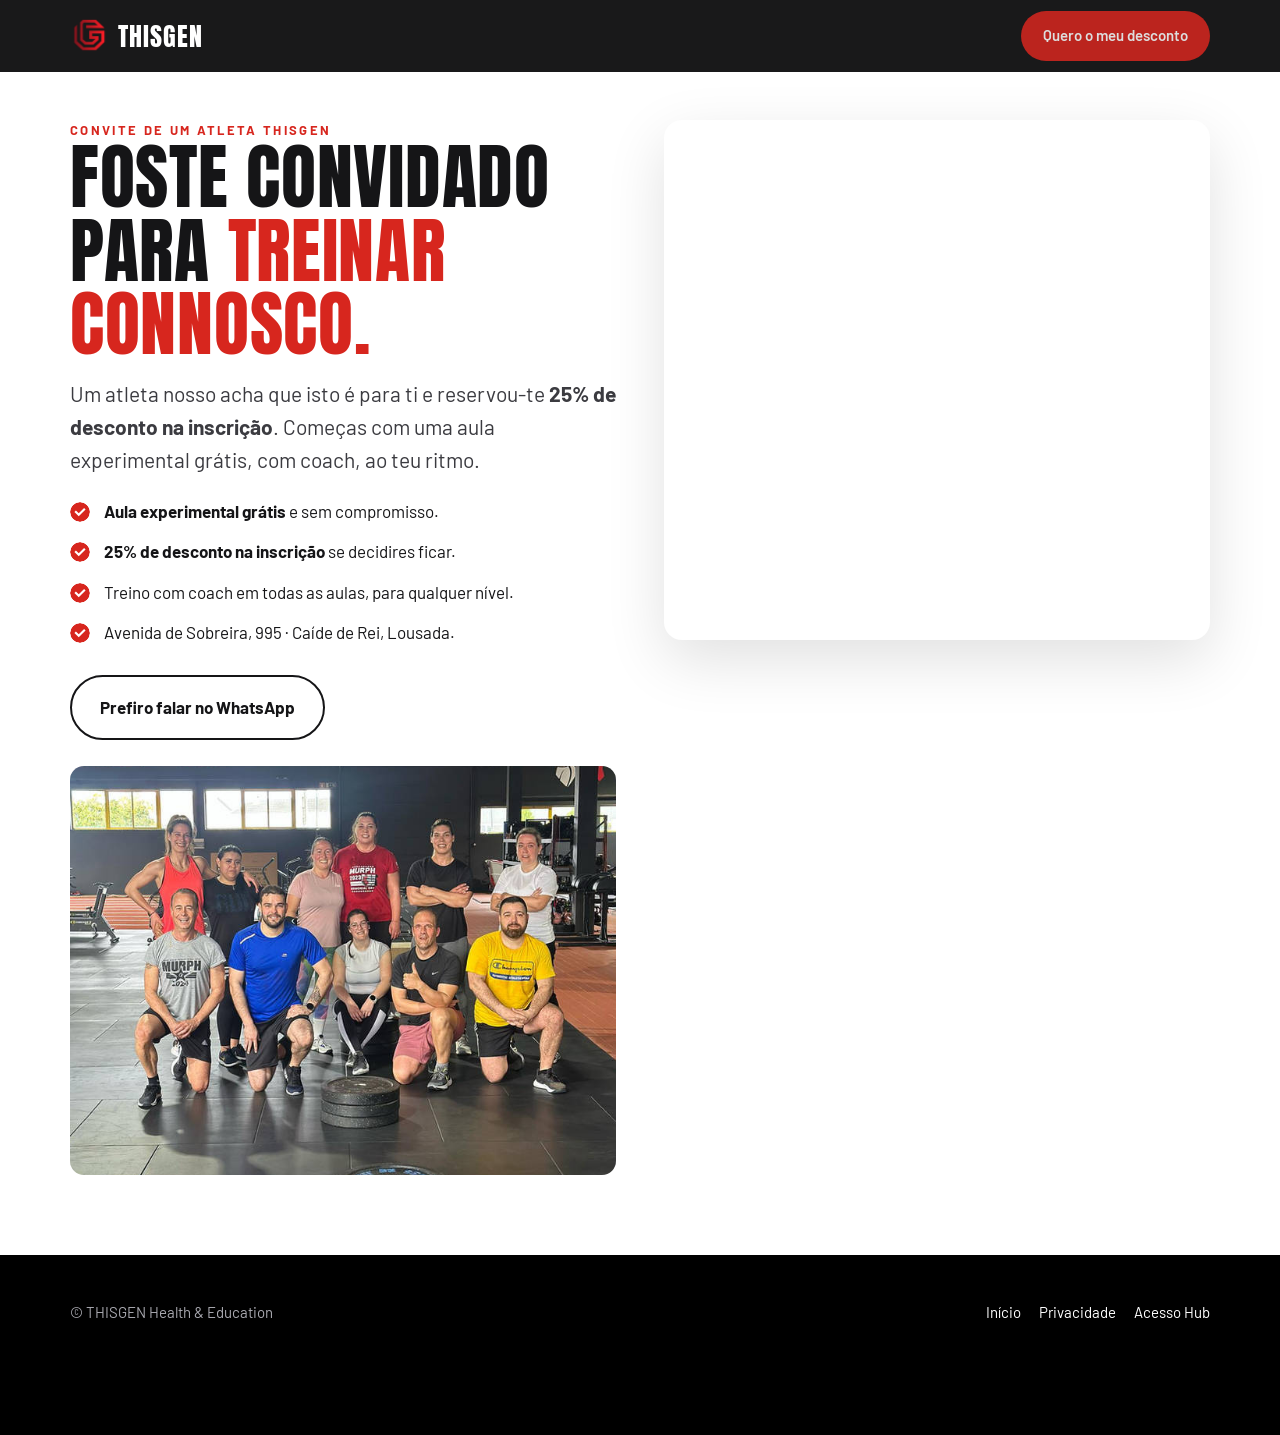
<file: convite.html>
<!doctype html>
<html lang="pt-PT">
<head>
<meta charset="utf-8">
<meta name="viewport" content="width=device-width,initial-scale=1">
<title>Foste convidado para a THISGEN · 25% na inscrição</title>
<meta name="description" content="Um atleta da THISGEN convidou-te: aula experimental grátis e 25% de desconto na inscrição. Caíde de Rei, Lousada.">
<link rel="canonical" href="https://www.thisgen.net/convite">
<meta property="og:title" content="Foste convidado para a THISGEN 💪">
<meta property="og:description" content="Aula experimental grátis e 25% de desconto na inscrição, a convite de um atleta da THISGEN.">
<meta property="og:image" content="https://www.thisgen.net/img/comunidade-700.jpg">
<meta property="og:url" content="https://www.thisgen.net/convite">
<link rel="icon" href="img/logo-64.png">
<link rel="preconnect" href="https://fonts.googleapis.com"><link rel="preconnect" href="https://fonts.gstatic.com" crossorigin>
<link href="https://fonts.googleapis.com/css2?family=Anton&family=Barlow:wght@400;600;700&display=swap" rel="stylesheet">
<link rel="stylesheet" href="styles.css?v=2">
<style>
.inv{display:grid;grid-template-columns:1fr 1fr;gap:48px;align-items:start;padding:120px 20px 80px}
.inv h1{font-size:clamp(42px,6vw,72px)}
.inv h1 em{font-style:normal;color:var(--red)}
.inv .lead{margin:18px 0 22px}
.inv .ticks{margin-top:0}
.inv__pic{border-radius:var(--radius);overflow:hidden;margin-top:26px}
.inv__pic img{width:100%;aspect-ratio:4/3;object-fit:cover}
.inv__form{background:#fff;border-radius:18px;box-shadow:0 20px 60px rgba(0,0,0,.12);padding:22px;min-height:520px}
.inv__form iframe{width:100%!important;border:0}
@media(max-width:900px){.inv{grid-template-columns:1fr;gap:28px;padding:100px 20px 60px}}
</style>
</head>
<body>
<header class="top solid" id="top"><div class="wrap"><a class="brand" href="./"><img src="img/logo-80.png" alt="" width="38" height="38"><span>THISGEN</span></a>
<nav class="nav"><a class="btn btn-red btn-sm" href="#convite">Quero o meu desconto</a></nav></div></header>
<main>
<section class="wrap inv" id="convite">
  <div>
    <p class="eyebrow">Convite de um atleta THISGEN</p>
    <h1>Foste convidado para <em>treinar connosco.</em></h1>
    <p class="lead">Um atleta nosso acha que isto é para ti e reservou-te <b>25% de desconto na inscrição</b>. Começas com uma aula experimental grátis, com coach, ao teu ritmo.</p>
    <ul class="ticks">
      <li><b>Aula experimental grátis</b> e sem compromisso.</li>
      <li><b>25% de desconto na inscrição</b> se decidires ficar.</li>
      <li>Treino com coach em todas as aulas, para qualquer nível.</li>
      <li>Avenida de Sobreira, 995 · Caíde de Rei, Lousada.</li>
    </ul>
    <p><a class="btn btn-ghost" style="color:var(--ink)" data-cta="convite-whatsapp" href="https://wa.me/351928164118?text=Ol%C3%A1!%20Fui%20convidado%20por%20um%20atleta%20da%20THISGEN%20e%20quero%20saber%20mais" target="_blank" rel="noopener">Prefiro falar no WhatsApp</a></p>
    <div class="inv__pic"><img src="img/comunidade-700.jpg" alt="Comunidade THISGEN no fim de um treino" loading="lazy"></div>
  </div>
  <div class="inv__form">
    <div class="regy-int" data-regy="https://www.regibox.pt/php8/admin/modulos/crm/site_integrations/pedir_contacto.php?id_box=128&id_int=14&acs=21bf329f59e3a705f798a12be5cb2ec0185fbb7f2a1b25f441f2454c2377086e&site=s"></div>
    <script async src="https://www.regibox.pt/php8/admin/modulos/crm/site_integrations/regy2.js"></script>
  </div>
</section>
</main>
<footer><div class="wrap"><div>© THISGEN Health &amp; Education</div><nav aria-label="Rodapé"><a href="./">Início</a><a href="privacidade.html">Privacidade</a><a href="https://thisgengroup.lovable.app/auth" rel="nofollow">Acesso Hub</a></nav></div></footer>
<script defer src="https://static.cloudflareinsights.com/beacon.min.js" data-cf-beacon='{"token": "e3ec893c767c4276a78ac90bd50fad94"}'></script>
</body>
</html>
</file>
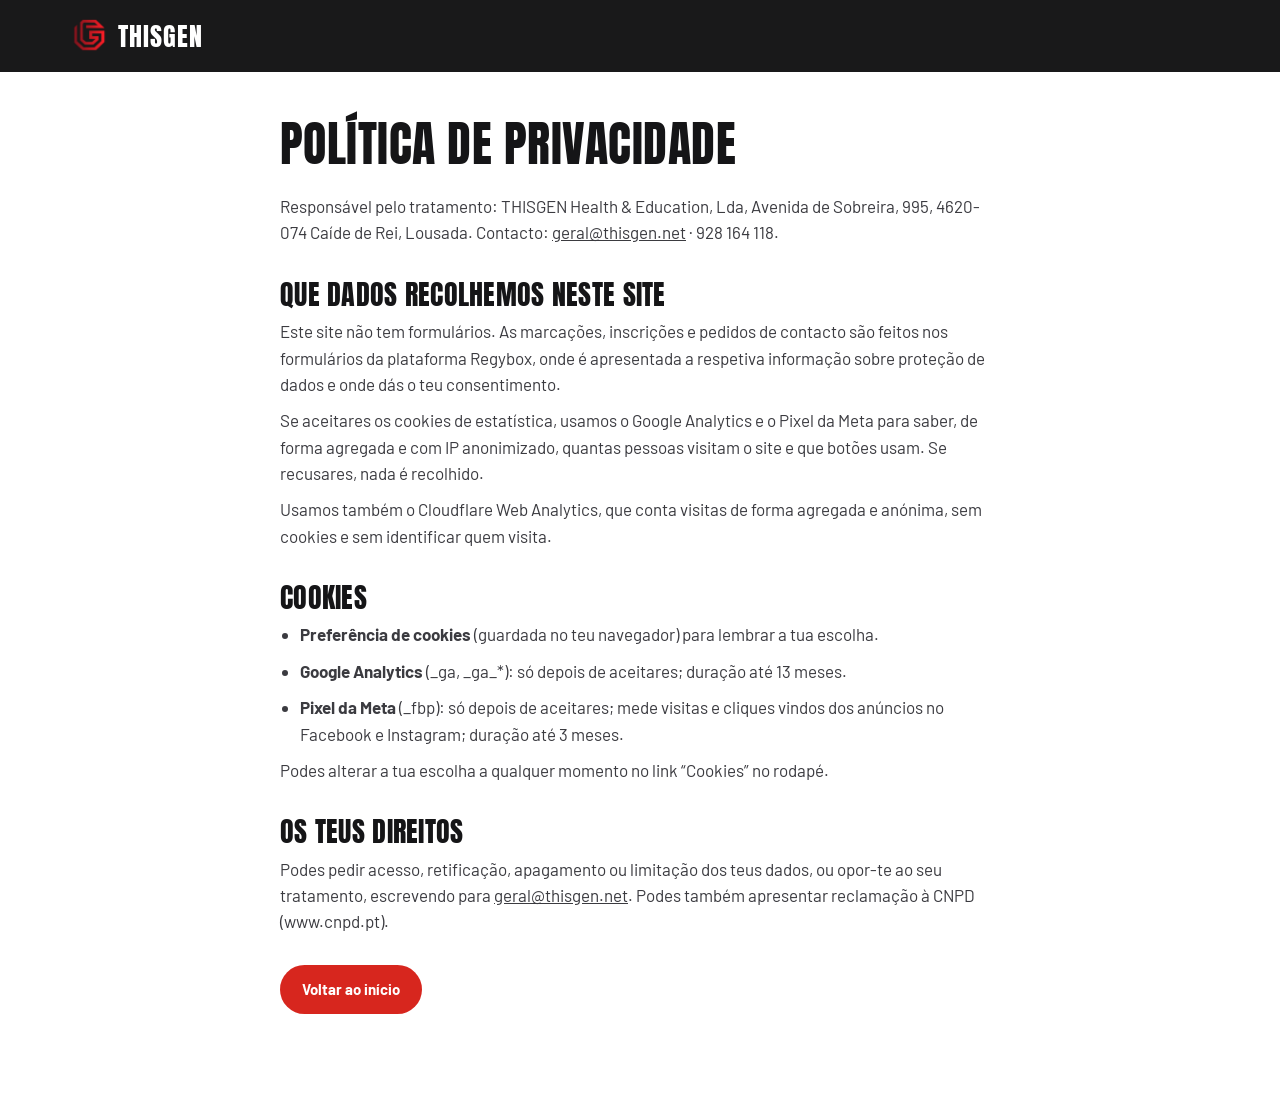
<file: privacidade.html>
<!doctype html>
<html lang="pt-PT">
<head>
<meta charset="utf-8">
<meta name="viewport" content="width=device-width,initial-scale=1">
<title>Política de Privacidade | THISGEN</title>
<meta name="robots" content="noindex">
<link rel="icon" href="img/logo-64.png">
<link href="https://fonts.googleapis.com/css2?family=Anton&family=Barlow:wght@400;600;700&display=swap" rel="stylesheet">
<link rel="stylesheet" href="styles.css">
<style>.doc{max-width:760px;padding:120px 20px 80px;margin:0 auto}.doc h1{font-size:48px;margin-bottom:24px}.doc h2{font-size:28px;margin:34px 0 10px}.doc p,.doc li{margin-bottom:10px;color:#3b3b40}.doc ul{padding-left:20px}</style>
</head>
<body>
<header class="top solid"><div class="wrap"><a class="brand" href="./"><img src="img/logo-80.png" alt="" width="38" height="38"><span>THISGEN</span></a></div></header>
<main class="doc">
<h1>Política de privacidade</h1>
<p>Responsável pelo tratamento: THISGEN Health &amp; Education, Lda, Avenida de Sobreira, 995, 4620-074 Caíde de Rei, Lousada. Contacto: <a href="mailto:geral@thisgen.net">geral@thisgen.net</a> · 928 164 118.</p>
<h2>Que dados recolhemos neste site</h2>
<p>Este site não tem formulários. As marcações, inscrições e pedidos de contacto são feitos nos formulários da plataforma Regybox, onde é apresentada a respetiva informação sobre proteção de dados e onde dás o teu consentimento.</p>
<p>Se aceitares os cookies de estatística, usamos o Google Analytics e o Pixel da Meta para saber, de forma agregada e com IP anonimizado, quantas pessoas visitam o site e que botões usam. Se recusares, nada é recolhido.</p>
<p>Usamos também o Cloudflare Web Analytics, que conta visitas de forma agregada e anónima, sem cookies e sem identificar quem visita.</p>
<h2>Cookies</h2>
<ul><li><b>Preferência de cookies</b> (guardada no teu navegador) para lembrar a tua escolha.</li><li><b>Google Analytics</b> (_ga, _ga_*): só depois de aceitares; duração até 13 meses.</li><li><b>Pixel da Meta</b> (_fbp): só depois de aceitares; mede visitas e cliques vindos dos anúncios no Facebook e Instagram; duração até 3 meses.</li></ul>
<p>Podes alterar a tua escolha a qualquer momento no link “Cookies” no rodapé.</p>
<h2>Os teus direitos</h2>
<p>Podes pedir acesso, retificação, apagamento ou limitação dos teus dados, ou opor-te ao seu tratamento, escrevendo para <a href="mailto:geral@thisgen.net">geral@thisgen.net</a>. Podes também apresentar reclamação à CNPD (www.cnpd.pt).</p>
<p style="margin-top:30px"><a class="btn btn-red btn-sm" href="./">Voltar ao início</a></p>
</main>
</body>
</html>
</file>
<file: styles.css>
:root{
  --red:#d7261e; --red-dark:#a81a14; --black:#0b0b0c; --ink:#151517; --grey:#2a2a2e;
  --muted:#8d8d94; --line:#e7e7ea; --white:#fff; --soft:#f5f5f6;
  --radius:14px; --max:1180px;
  --display:"Anton","Impact",sans-serif; --body:"Barlow",system-ui,-apple-system,"Segoe UI",sans-serif;
}
*{box-sizing:border-box;margin:0;padding:0}
html{scroll-behavior:smooth;-webkit-text-size-adjust:100%}
body{font-family:var(--body);font-size:17px;line-height:1.55;color:var(--ink);background:var(--white)}
img{display:block;max-width:100%;height:auto}
a{color:inherit}
.wrap{max-width:var(--max);margin:0 auto;padding:0 20px}
h1,h2,h3{font-family:var(--display);font-weight:400;text-transform:uppercase;letter-spacing:.01em;line-height:1.02}
h2{font-size:clamp(34px,5vw,58px)}
h3{font-size:24px}
.eyebrow{font-weight:700;font-size:13px;letter-spacing:.18em;text-transform:uppercase;color:var(--red)}
.lead{font-size:clamp(18px,2vw,21px);color:#3b3b40;max-width:640px}
.dark{background:var(--black);color:var(--white)}
.dark .lead{color:#c9c9cf}
section{padding:96px 0}
@media(max-width:700px){section{padding:68px 0}}

/* buttons */
.btn{display:inline-flex;align-items:center;justify-content:center;gap:10px;font-weight:700;font-size:17px;text-decoration:none;
  padding:17px 28px;border-radius:999px;border:2px solid transparent;transition:transform .15s,background .15s,border-color .15s;cursor:pointer;white-space:nowrap}
.btn:hover{transform:translateY(-2px)}
.btn-red{background:var(--red);color:#fff}
.btn-red:hover{background:var(--red-dark)}
.btn-ghost{border-color:currentColor;color:inherit;background:transparent}
.btn-ghost:hover{background:rgba(255,255,255,.08)}
.btn svg{width:20px;height:20px;flex:none}
.btn-sm{padding:11px 20px;font-size:15px}

/* header */
.top{position:fixed;inset:0 0 auto 0;z-index:50;transition:background .25s,box-shadow .25s}
.top.solid{background:rgba(11,11,12,.94);backdrop-filter:blur(8px);box-shadow:0 1px 0 rgba(255,255,255,.06)}
.top .wrap{display:flex;align-items:center;justify-content:space-between;height:72px}
.brand{display:flex;align-items:center;gap:10px;text-decoration:none;color:#fff}
.brand img{width:38px;height:38px}
.brand span{font-family:var(--display);font-size:26px;letter-spacing:.04em}
.nav{display:flex;align-items:center;gap:26px}
.nav a{color:#fff;text-decoration:none;font-weight:600;font-size:15px;opacity:.85}
.nav a:hover{opacity:1}
@media(max-width:900px){.nav a:not(.btn){display:none}}

/* hero */
.hero{position:relative;min-height:100svh;display:flex;align-items:flex-end;color:#fff;padding:140px 0 72px;overflow:hidden;background:#000}
.hero>img{position:absolute;inset:0;width:100%;height:100%;object-fit:cover;opacity:.62}
.hero:after{content:"";position:absolute;inset:0;background:linear-gradient(180deg,rgba(0,0,0,.55) 0%,rgba(0,0,0,.15) 35%,rgba(0,0,0,.85) 100%)}
.hero .wrap{position:relative;z-index:2;width:100%}
.hero h1{font-size:clamp(48px,8.4vw,112px);max-width:980px}
.hero h1 em{font-style:normal;color:var(--red)}
.hero .lead{margin:22px 0 32px;color:#e6e6ea}
.cta-row{display:flex;flex-wrap:wrap;gap:12px}
.proof{display:flex;flex-wrap:wrap;gap:28px;margin-top:40px;font-size:15px;color:#d9d9de}
.proof b{display:block;font-family:var(--display);font-size:30px;color:#fff;font-weight:400;line-height:1.1}
.stars{color:#f5b301;letter-spacing:2px}

/* steps */
.steps{display:grid;grid-template-columns:repeat(3,1fr);gap:22px;margin-top:48px}
.step{background:var(--soft);border-radius:var(--radius);padding:30px 26px;position:relative}
.step .n{font-family:var(--display);font-size:56px;color:var(--red);line-height:1}
.step h3{margin:10px 0 8px}
.step p{color:#4a4a50}
@media(max-width:860px){.steps{grid-template-columns:1fr}}

/* modalities */
.mods{display:grid;grid-template-columns:repeat(3,1fr);gap:16px;margin-top:44px}
.mod{position:relative;border-radius:var(--radius);overflow:hidden;aspect-ratio:4/5;color:#fff;text-decoration:none;background:#222}
.mod img{position:absolute;inset:0;width:100%;height:100%;object-fit:cover;transition:transform .5s}
.mod:hover img{transform:scale(1.05)}
.mod:after{content:"";position:absolute;inset:0;background:linear-gradient(180deg,rgba(0,0,0,0) 40%,rgba(0,0,0,.88) 100%)}
.mod div{position:absolute;left:22px;right:22px;bottom:20px;z-index:2}
.mod h3{font-size:30px}
.mod p{font-size:15px;color:#ddd;margin:4px 0 12px}
.mod span{font-weight:700;font-size:14px;color:#fff;border-bottom:2px solid var(--red);padding-bottom:2px}
@media(max-width:960px){.mods{grid-template-columns:repeat(2,1fr)}}
@media(max-width:560px){.mods{grid-template-columns:1fr}.mod{aspect-ratio:16/11}}

/* split */
.split{display:grid;grid-template-columns:1.05fr 1fr;gap:56px;align-items:center}
.split.rev{grid-template-columns:1fr 1.05fr}
.split .pics{display:grid;grid-template-columns:1fr 1fr;gap:12px}
.split .pics img{border-radius:var(--radius);width:100%;height:100%;object-fit:cover;aspect-ratio:3/4}
.split .pics img:first-child{grid-row:span 2;aspect-ratio:auto;min-height:100%}
@media(max-width:560px){.split .pics img{aspect-ratio:1/1}.split .pics img:first-child{aspect-ratio:3/4}}
.ticks{list-style:none;margin:26px 0 30px;display:grid;gap:14px}
.ticks li{padding-left:34px;position:relative}
.ticks li:before{content:"";position:absolute;left:0;top:4px;width:20px;height:20px;border-radius:50%;background:var(--red);
  -webkit-mask:url("data:image/svg+xml,%3Csvg xmlns='http://www.w3.org/2000/svg' viewBox='0 0 24 24'%3E%3Cpath d='M12 0a12 12 0 100 24 12 12 0 000-24zm-1.5 17.2L5.3 12l1.8-1.8 3.4 3.4 6.4-6.4 1.8 1.8z'/%3E%3C/svg%3E") center/contain no-repeat}
@media(max-width:900px){.split,.split.rev{grid-template-columns:1fr;gap:36px}}

/* reviews */
.reviews{display:grid;grid-template-columns:repeat(3,1fr);gap:18px;margin-top:44px}
.review{background:var(--grey);border-radius:var(--radius);padding:28px}
.review p{font-size:18px;color:#f1f1f3;margin:12px 0 18px}
.review small{color:#a9a9b0;font-size:14px}
.faces{display:flex;gap:14px;margin-top:40px;flex-wrap:wrap}
.faces figure{width:150px}
.faces img{width:150px;height:150px;object-fit:cover;border-radius:50%;border:3px solid var(--red)}
.faces figcaption{text-align:center;margin-top:8px;font-weight:700;font-size:15px}
@media(max-width:900px){.reviews{grid-template-columns:1fr}.faces figure{width:110px}.faces img{width:110px;height:110px}}

/* prices */
.prices{display:grid;grid-template-columns:repeat(3,1fr);gap:18px;margin-top:44px}
.price{border:2px solid var(--line);border-radius:var(--radius);padding:30px 26px;display:flex;flex-direction:column}
.price.hl{border-color:var(--red);box-shadow:0 18px 40px rgba(215,38,30,.12)}
.price .tag{align-self:flex-start;background:var(--red);color:#fff;font-weight:700;font-size:12px;letter-spacing:.12em;text-transform:uppercase;padding:5px 10px;border-radius:999px;margin-bottom:14px}
.price h3{font-size:28px}
.price .val{font-family:var(--display);font-size:52px;line-height:1;margin:14px 0 4px}
.price .val small{font-family:var(--body);font-size:17px;color:var(--muted)}
.price p{color:#4a4a50;margin-bottom:22px;flex:1}
.price .val.txt{font-size:34px}
@media(max-width:900px){.prices{grid-template-columns:1fr}}

/* faq */
.faq{max-width:820px;margin-top:36px}
.faq details{border-bottom:1px solid var(--line);padding:20px 0}
.faq summary{font-weight:700;font-size:19px;cursor:pointer;list-style:none;display:flex;justify-content:space-between;gap:16px}
.faq summary::-webkit-details-marker{display:none}
.faq summary:after{content:"+";color:var(--red);font-size:26px;line-height:1}
.faq details[open] summary:after{content:"–"}
.faq p{margin-top:10px;color:#4a4a50}

/* visit */
.visit{display:grid;grid-template-columns:1fr 1.2fr;gap:40px;align-items:stretch}
.visit dl{display:grid;gap:18px;margin:26px 0 30px}
.visit dt{font-weight:700;color:var(--red);font-size:13px;letter-spacing:.14em;text-transform:uppercase}
.visit dd{font-size:18px}
.map{border-radius:var(--radius);overflow:hidden;min-height:380px;background:#222}
.map iframe{width:100%;height:100%;min-height:380px;border:0;filter:grayscale(.3)}
@media(max-width:900px){.visit{grid-template-columns:1fr}}

/* final cta */
.final{position:relative;color:#fff;text-align:center;overflow:hidden;background:#000}
.final>img{position:absolute;inset:0;width:100%;height:100%;object-fit:cover;opacity:.35}
.final .wrap{position:relative}
.final .lead{margin:16px auto 32px;color:#d9d9de}
.final .cta-row{justify-content:center}

footer{background:#000;color:#a9a9b0;padding:46px 0 110px;font-size:15px}
footer .wrap{display:flex;flex-wrap:wrap;gap:20px;justify-content:space-between;align-items:center}
footer a{color:#fff;text-decoration:none}
footer nav{display:flex;gap:18px;flex-wrap:wrap}

/* sticky mobile bar */
.mbar{position:fixed;left:0;right:0;bottom:0;z-index:60;display:none;gap:8px;padding:10px 12px calc(10px + env(safe-area-inset-bottom));background:rgba(11,11,12,.96);backdrop-filter:blur(8px)}
.mbar .btn{flex:1;padding:14px 10px;font-size:15px}
.mbar .btn-wa{flex:0 0 56px;background:#1f9d55;color:#fff}
@media(max-width:760px){.mbar{display:flex}}

/* cookie */
.cookie{position:fixed;left:16px;right:16px;bottom:16px;z-index:70;max-width:520px;background:#fff;color:var(--ink);border-radius:var(--radius);
  box-shadow:0 20px 50px rgba(0,0,0,.35);padding:20px;display:none;font-size:15px}
.cookie.show{display:block}
.cookie p{margin-bottom:14px}
.cookie .cta-row{gap:8px}
@media(max-width:760px){.cookie{bottom:86px}}

.reveal{opacity:0;transform:translateY(18px);transition:opacity .6s,transform .6s}
.reveal.in{opacity:1;transform:none}
@media(prefers-reduced-motion:reduce){*{transition:none!important;scroll-behavior:auto}.reveal{opacity:1;transform:none}}
:focus-visible{outline:3px solid var(--red);outline-offset:3px}

/* pop-up de lead (formulário Regybox) */
.lead-pop{position:fixed;inset:0;z-index:80;display:flex;align-items:center;justify-content:center;padding:16px;background:rgba(0,0,0,.62);opacity:0;transition:opacity .25s}
.lead-pop.show{opacity:1}
.lead-pop[hidden]{display:none}
.lead-pop__card{position:relative;display:grid;grid-template-columns:.85fr 1fr;width:100%;max-width:820px;max-height:calc(100svh - 32px);overflow:auto;background:#fff;border-radius:18px;box-shadow:0 30px 80px rgba(0,0,0,.45);transform:translateY(14px);transition:transform .25s}
.lead-pop.show .lead-pop__card{transform:none}
.lead-pop__img img{width:100%;height:100%;object-fit:cover;min-height:100%}
.lead-pop__body{padding:30px 28px 22px}
.lead-pop__body h2{font-size:clamp(30px,4vw,40px);margin:6px 0 10px}
.lead-pop__sub{color:#4a4a50;margin-bottom:14px}
.lead-pop__form{min-height:260px}
.lead-pop__form iframe{width:100%!important;border:0}
.lead-pop__x{position:absolute;top:10px;right:12px;z-index:2;width:40px;height:40px;border-radius:50%;border:0;background:rgba(0,0,0,.55);color:#fff;font-size:26px;line-height:1;cursor:pointer}
.lead-pop__no{display:block;margin:10px auto 0;background:none;border:0;color:var(--muted);font:inherit;font-size:15px;text-decoration:underline;cursor:pointer}
@media(max-width:700px){.lead-pop{align-items:flex-end;padding:0}.lead-pop__card{grid-template-columns:1fr;border-radius:18px 18px 0 0;max-height:92svh}.lead-pop__img{display:none}.lead-pop__body{padding:26px 20px 18px}}
</file>
